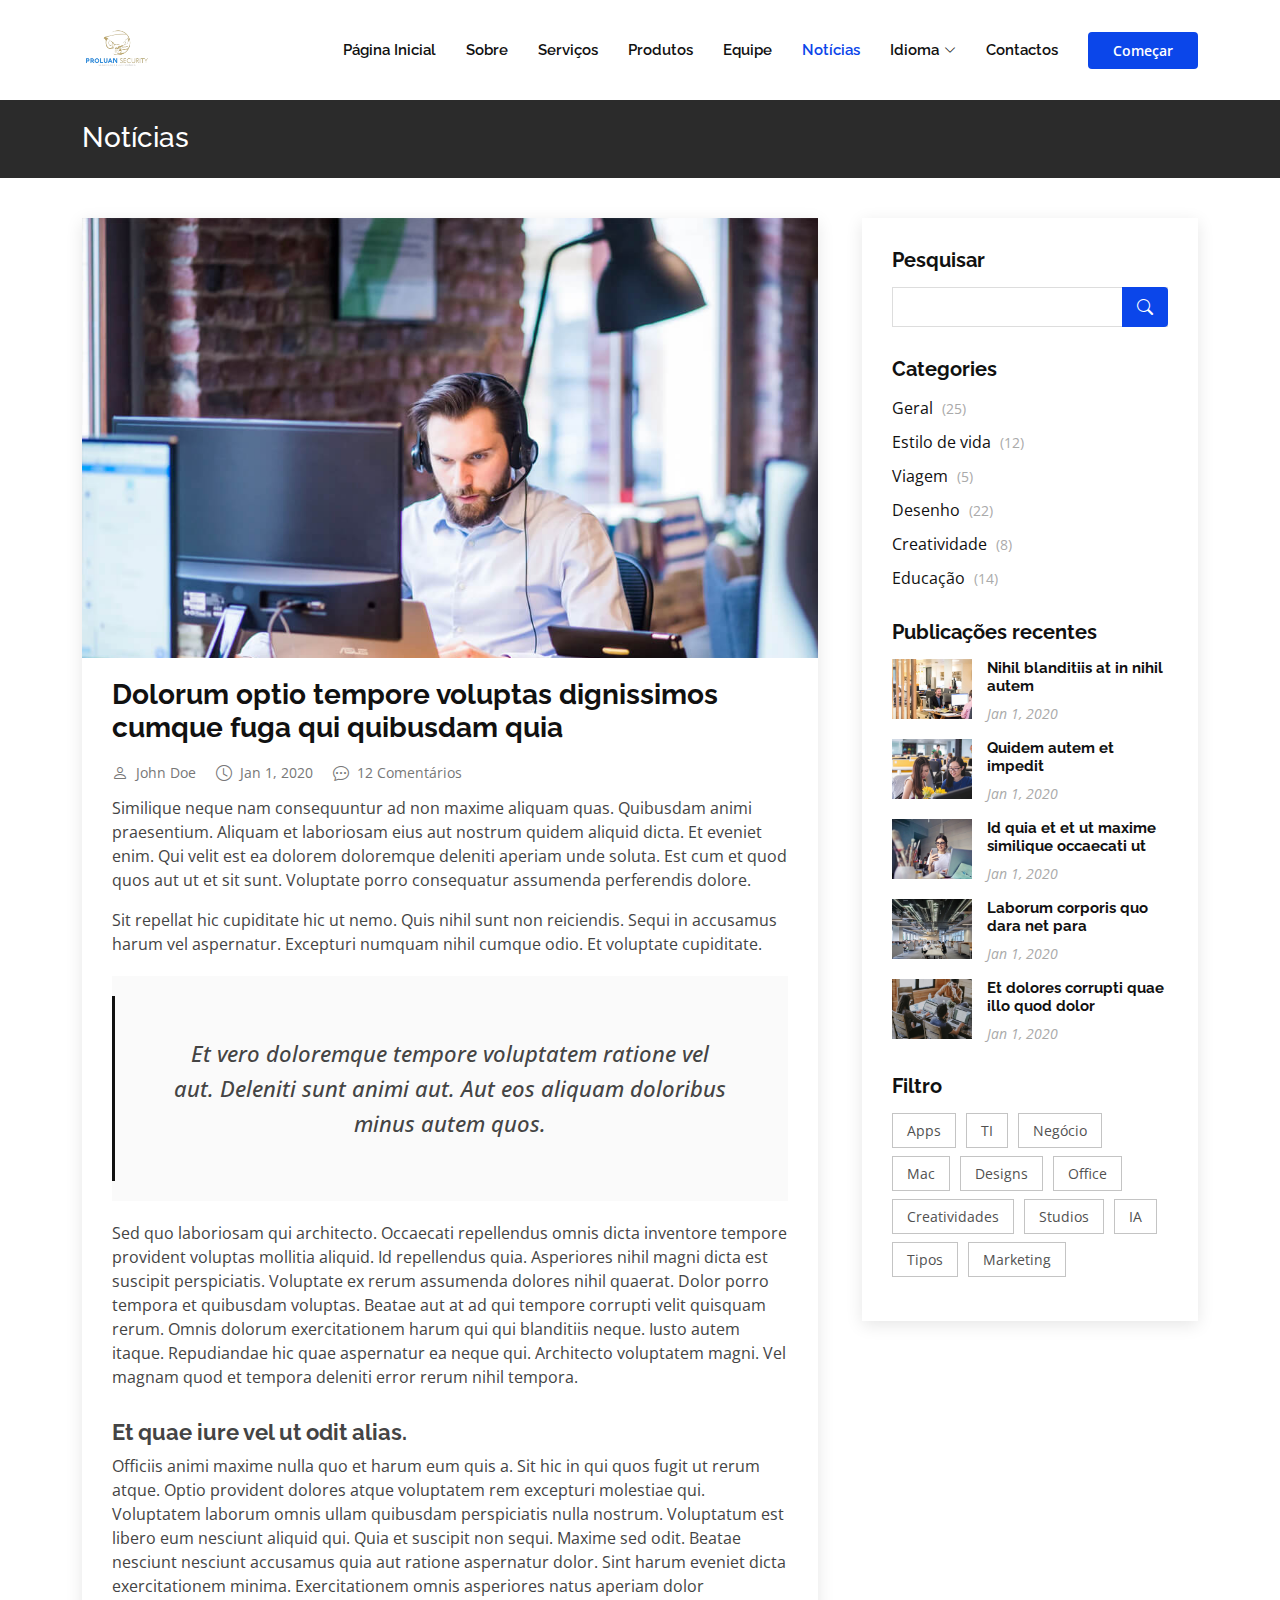
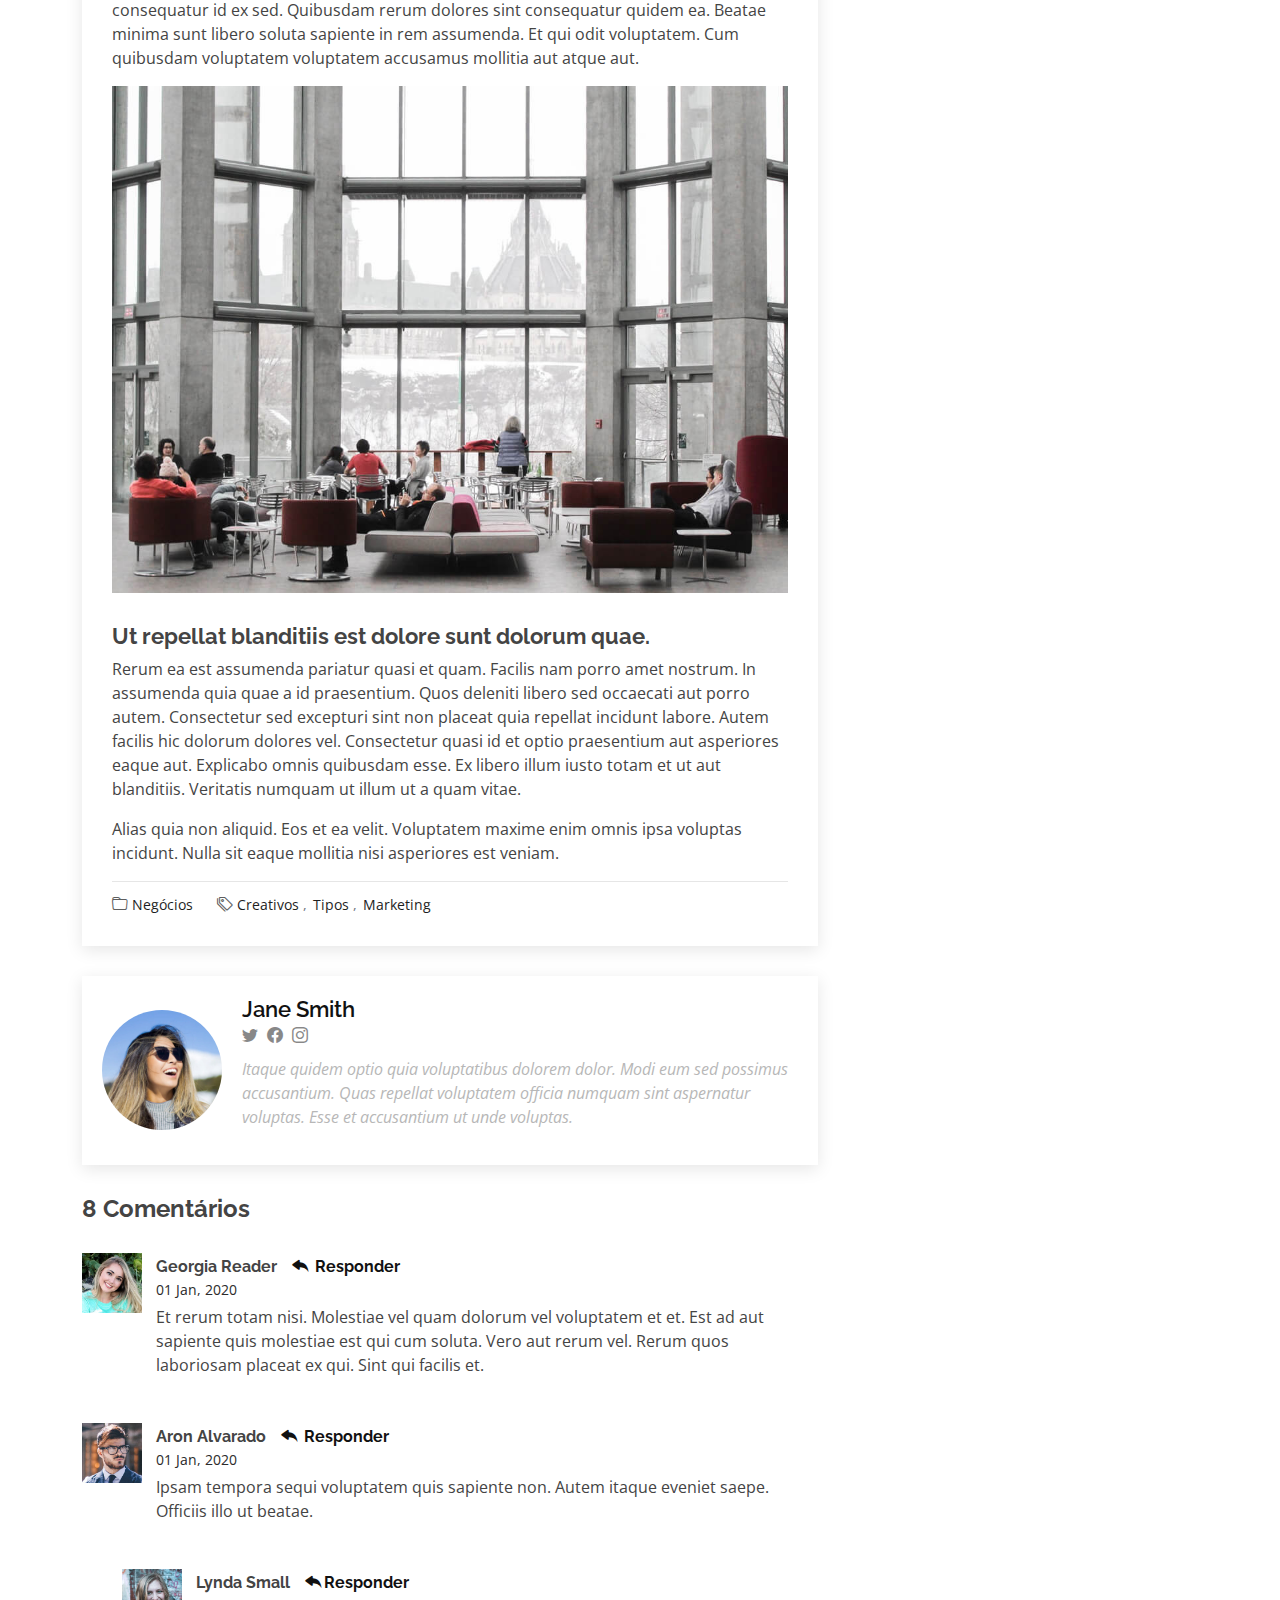
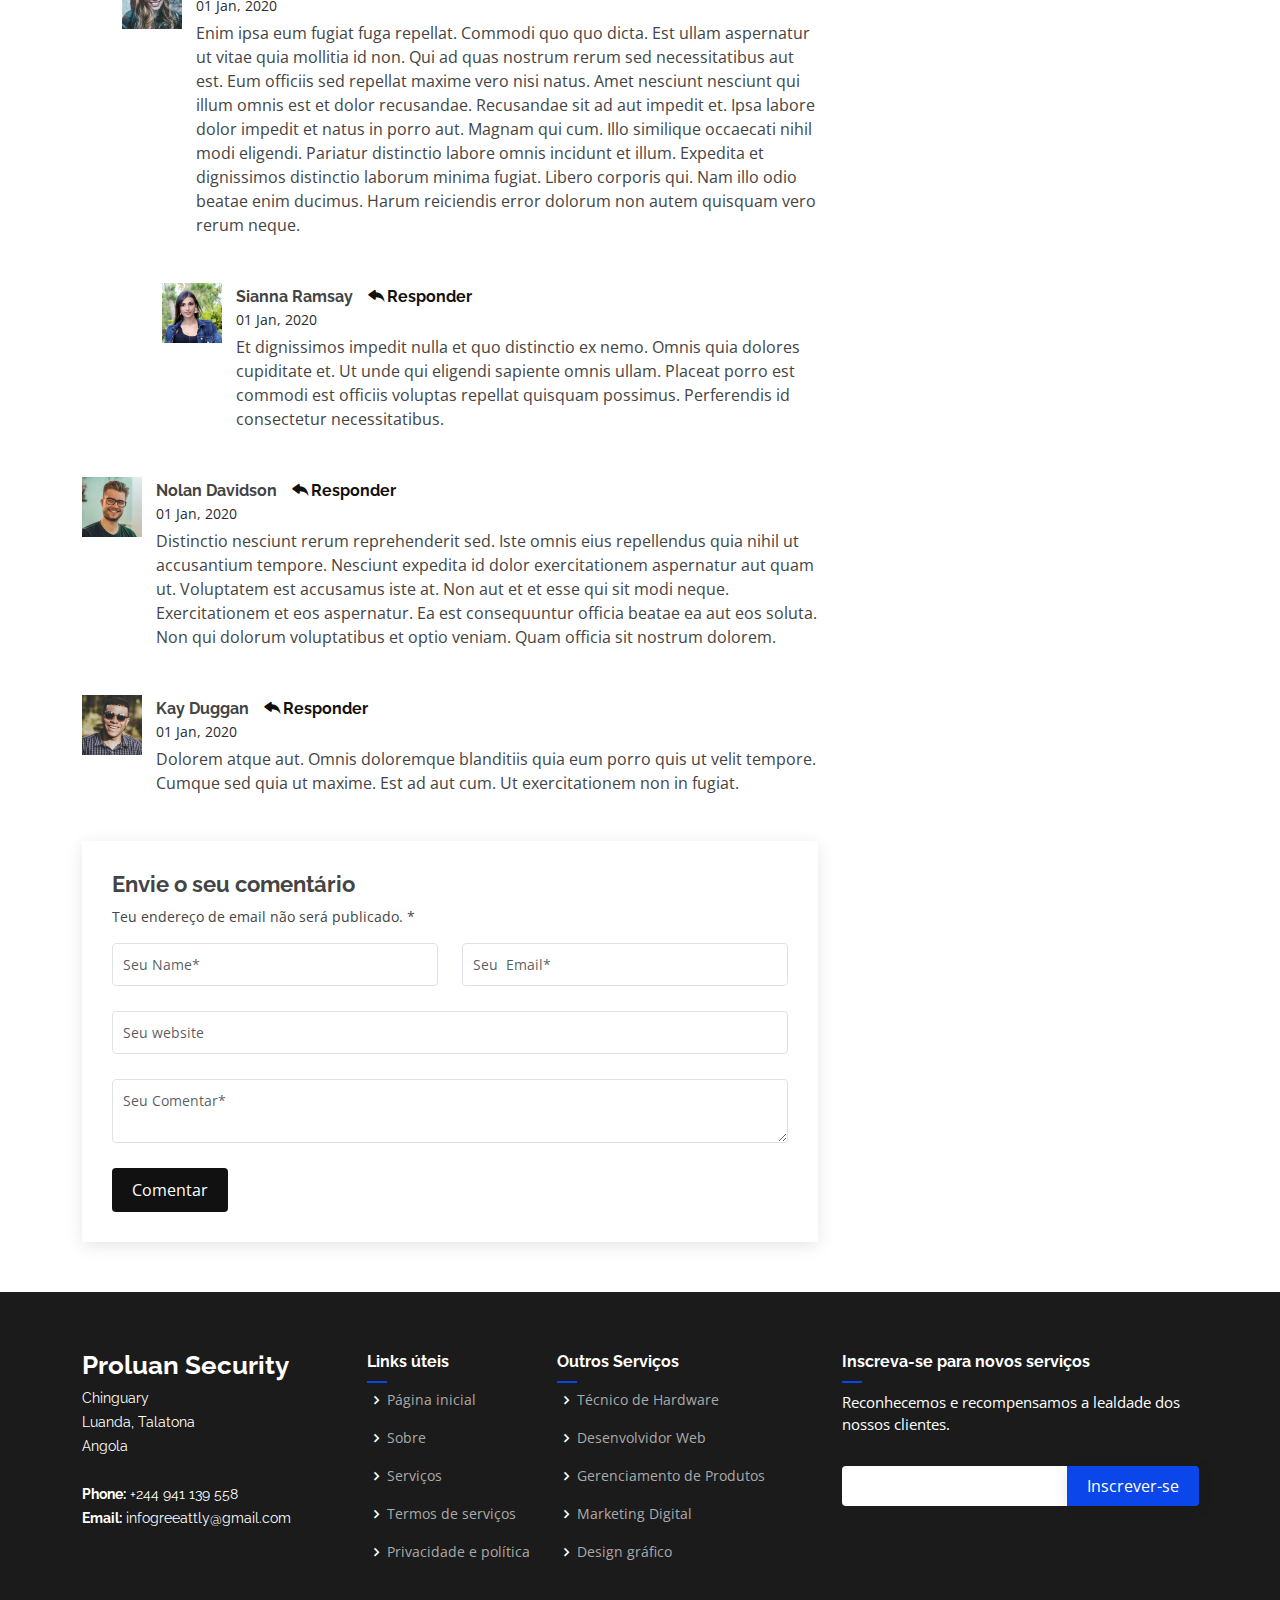
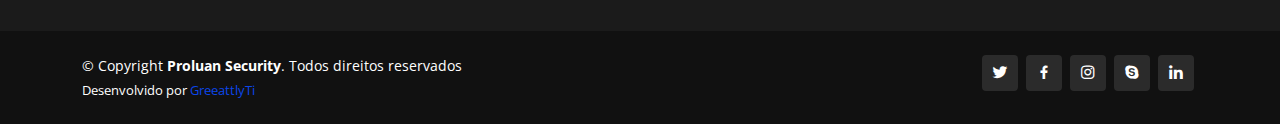
<file: blog-single.html>
<!DOCTYPE html>
<html lang="en">

<head>
  <meta charset="utf-8">
  <meta content="width=device-width, initial-scale=1.0" name="viewport">

  <title>Notícias - Proluan Security</title>
  <meta content="" name="description">
  <meta content="" name="keywords">


  <link href="assets/img/logo.png" rel="icon">
  <link href="assets/img/apple-touch-icon.png" rel="apple-touch-icon">


  <link href="https://fonts.googleapis.com/css?family=Open+Sans:300,300i,400,400i,600,600i,700,700i|Raleway:300,300i,400,400i,500,500i,600,600i,700,700i|Poppins:300,300i,400,400i,500,500i,600,600i,700,700i" rel="stylesheet">


  <link href="assets/vendor/aos/aos.css" rel="stylesheet">
  <link href="assets/vendor/bootstrap/css/bootstrap.min.css" rel="stylesheet">
  <link href="assets/vendor/bootstrap-icons/bootstrap-icons.css" rel="stylesheet">
  <link href="assets/vendor/boxicons/css/boxicons.min.css" rel="stylesheet">
  <link href="assets/vendor/glightbox/css/glightbox.min.css" rel="stylesheet">
  <link href="assets/vendor/remixicon/remixicon.css" rel="stylesheet">
  <link href="assets/vendor/swiper/swiper-bundle.min.css" rel="stylesheet">


  <link href="assets/css/style.css" rel="stylesheet">

</head>

<body>

  <header id="header" class="fixed-top d-flex align-items-center">
    <div class="container d-flex align-items-center">
      <h1 class="logo me-auto"><a href="index.html"><img src="assets/img/logo.png" alt=""></a></h1>
      <nav id="navbar" class="navbar order-last order-lg-0">
        <ul>
          <li><a class="nav-link scrollto " href="#hero">Página Inicial</a></li>
          <li><a class="nav-link scrollto" href="#about">Sobre</a></li>
          <li><a class="nav-link scrollto" href="#services">Serviços</a></li>
          <li><a class="nav-link scrollto " href="#portfolio">Produtos</a></li>
          <li><a class="nav-link scrollto" href="#team">Equipe</a></li>
          <li><a href="blog.html" class="active">Notícias</a></li>
          <li class="dropdown"><a href="#"><span>Idioma</span> <i class="bi bi-chevron-down"></i></a>
            <ul>
              <li><a href="#">Pt</a></li>
              <li><a href="#">En</a></li>
              <li><a href="#">Es</a></li>
              <li><a href="#">Zn</a></li>
            </ul>
          </li>
          <li><a class="nav-link scrollto" href="#contact">Contactos</a></li>
        </ul>
        <i class="bi bi-list mobile-nav-toggle"></i>
      </nav><!-- .navbar -->

      <a href="#about" class="get-started-btn scrollto">Começar</a>
    </div>
  </header>
  <main id="main">

    
    <section class="breadcrumbs">
      <div class="container">
         <br>
        <h2>Notícias</h2>

      </div>
    </section><!-- End Breadcrumbs -->

    <!-- ======= Blog Single Section ======= -->
    <section id="blog" class="blog">
      <div class="container" data-aos="fade-up">

        <div class="row">

          <div class="col-lg-8 entries">

            <article class="entry entry-single">

              <div class="entry-img">
                <img src="assets/img/blog/blog-1.jpg" alt="" class="img-fluid">
              </div>

              <h2 class="entry-title">
                <a href="blog-single.html">Dolorum optio tempore voluptas dignissimos cumque fuga qui quibusdam quia</a>
              </h2>

              <div class="entry-meta">
                <ul>
                  <li class="d-flex align-items-center"><i class="bi bi-person"></i> <a href="blog-single.html">John Doe</a></li>
                  <li class="d-flex align-items-center"><i class="bi bi-clock"></i> <a href="blog-single.html"><time datetime="2020-01-01">Jan 1, 2020</time></a></li>
                  <li class="d-flex align-items-center"><i class="bi bi-chat-dots"></i> <a href="blog-single.html">12 Comentários</a></li>
                </ul>
              </div>

              <div class="entry-content">
                <p>
                  Similique neque nam consequuntur ad non maxime aliquam quas. Quibusdam animi praesentium. Aliquam et laboriosam eius aut nostrum quidem aliquid dicta.
                  Et eveniet enim. Qui velit est ea dolorem doloremque deleniti aperiam unde soluta. Est cum et quod quos aut ut et sit sunt. Voluptate porro consequatur assumenda perferendis dolore.
                </p>

                <p>
                  Sit repellat hic cupiditate hic ut nemo. Quis nihil sunt non reiciendis. Sequi in accusamus harum vel aspernatur. Excepturi numquam nihil cumque odio. Et voluptate cupiditate.
                </p>

                <blockquote>
                  <p>
                    Et vero doloremque tempore voluptatem ratione vel aut. Deleniti sunt animi aut. Aut eos aliquam doloribus minus autem quos.
                  </p>
                </blockquote>

                <p>
                  Sed quo laboriosam qui architecto. Occaecati repellendus omnis dicta inventore tempore provident voluptas mollitia aliquid. Id repellendus quia. Asperiores nihil magni dicta est suscipit perspiciatis. Voluptate ex rerum assumenda dolores nihil quaerat.
                  Dolor porro tempora et quibusdam voluptas. Beatae aut at ad qui tempore corrupti velit quisquam rerum. Omnis dolorum exercitationem harum qui qui blanditiis neque.
                  Iusto autem itaque. Repudiandae hic quae aspernatur ea neque qui. Architecto voluptatem magni. Vel magnam quod et tempora deleniti error rerum nihil tempora.
                </p>

                <h3>Et quae iure vel ut odit alias.</h3>
                <p>
                  Officiis animi maxime nulla quo et harum eum quis a. Sit hic in qui quos fugit ut rerum atque. Optio provident dolores atque voluptatem rem excepturi molestiae qui. Voluptatem laborum omnis ullam quibusdam perspiciatis nulla nostrum. Voluptatum est libero eum nesciunt aliquid qui.
                  Quia et suscipit non sequi. Maxime sed odit. Beatae nesciunt nesciunt accusamus quia aut ratione aspernatur dolor. Sint harum eveniet dicta exercitationem minima. Exercitationem omnis asperiores natus aperiam dolor consequatur id ex sed. Quibusdam rerum dolores sint consequatur quidem ea.
                  Beatae minima sunt libero soluta sapiente in rem assumenda. Et qui odit voluptatem. Cum quibusdam voluptatem voluptatem accusamus mollitia aut atque aut.
                </p>
                <img src="assets/img/blog/blog-inside-post.jpg" class="img-fluid" alt="">

                <h3>Ut repellat blanditiis est dolore sunt dolorum quae.</h3>
                <p>
                  Rerum ea est assumenda pariatur quasi et quam. Facilis nam porro amet nostrum. In assumenda quia quae a id praesentium. Quos deleniti libero sed occaecati aut porro autem. Consectetur sed excepturi sint non placeat quia repellat incidunt labore. Autem facilis hic dolorum dolores vel.
                  Consectetur quasi id et optio praesentium aut asperiores eaque aut. Explicabo omnis quibusdam esse. Ex libero illum iusto totam et ut aut blanditiis. Veritatis numquam ut illum ut a quam vitae.
                </p>
                <p>
                  Alias quia non aliquid. Eos et ea velit. Voluptatem maxime enim omnis ipsa voluptas incidunt. Nulla sit eaque mollitia nisi asperiores est veniam.
                </p>

              </div>

              <div class="entry-footer">
                <i class="bi bi-folder"></i>
                <ul class="cats">
                  <li><a href="#">Negócios</a></li>
                </ul>

                <i class="bi bi-tags"></i>
                <ul class="tags">
                  <li><a href="#">Creativos</a></li>
                  <li><a href="#">Tipos</a></li>
                  <li><a href="#">Marketing</a></li>
                </ul>
              </div>

            </article>

            <div class="blog-author d-flex align-items-center">
              <img src="assets/img/blog/blog-author.jpg" class="rounded-circle float-left" alt="">
              <div>
                <h4>Jane Smith</h4>
                <div class="social-links">
                  <a href="https://twitters.com/#"><i class="bi bi-twitter"></i></a>
                  <a href="https://facebook.com/#"><i class="bi bi-facebook"></i></a>
                  <a href="https://instagram.com/#"><i class="biu bi-instagram"></i></a>
                </div>
                <p>
                  Itaque quidem optio quia voluptatibus dolorem dolor. Modi eum sed possimus accusantium. Quas repellat voluptatem officia numquam sint aspernatur voluptas. Esse et accusantium ut unde voluptas.
                </p>
              </div>
            </div><!-- End blog author bio -->

            <div class="blog-comments">

              <h4 class="comments-count">8 Comentários</h4>

              <div id="comment-1" class="comment">
                <div class="d-flex">
                  <div class="comment-img"><img src="assets/img/blog/comments-1.jpg" alt=""></div>
                  <div>
                    <h5><a href="">Georgia Reader</a> <a href="#" class="reply"><i class="bi bi-reply-fill"></i> Responder</a></h5>
                    <time datetime="2020-01-01">01 Jan, 2020</time>
                    <p>
                      Et rerum totam nisi. Molestiae vel quam dolorum vel voluptatem et et. Est ad aut sapiente quis molestiae est qui cum soluta.
                      Vero aut rerum vel. Rerum quos laboriosam placeat ex qui. Sint qui facilis et.
                    </p>
                  </div>
                </div>
              </div>

              <div id="comment-2" class="comment">
                <div class="d-flex">
                  <div class="comment-img"><img src="assets/img/blog/comments-2.jpg" alt=""></div>
                  <div>
                    <h5><a href="">Aron Alvarado</a> <a href="#" class="reply"><i class="bi bi-reply-fill"></i> Responder</a></h5>
                    <time datetime="2020-01-01">01 Jan, 2020</time>
                    <p>
                      Ipsam tempora sequi voluptatem quis sapiente non. Autem itaque eveniet saepe. Officiis illo ut beatae.
                    </p>
                  </div>
                </div>

                <div id="comment-reply-1" class="comment comment-reply">
                  <div class="d-flex">
                    <div class="comment-img"><img src="assets/img/blog/comments-3.jpg" alt=""></div>
                    <div>
                      <h5><a href="">Lynda Small</a> <a href="#" class="reply"><i class="bi bi-reply-fill"></i>Responder</a></h5>
                      <time datetime="2020-01-01">01 Jan, 2020</time>
                      <p>
                        Enim ipsa eum fugiat fuga repellat. Commodi quo quo dicta. Est ullam aspernatur ut vitae quia mollitia id non. Qui ad quas nostrum rerum sed necessitatibus aut est. Eum officiis sed repellat maxime vero nisi natus. Amet nesciunt nesciunt qui illum omnis est et dolor recusandae.

                        Recusandae sit ad aut impedit et. Ipsa labore dolor impedit et natus in porro aut. Magnam qui cum. Illo similique occaecati nihil modi eligendi. Pariatur distinctio labore omnis incidunt et illum. Expedita et dignissimos distinctio laborum minima fugiat.

                        Libero corporis qui. Nam illo odio beatae enim ducimus. Harum reiciendis error dolorum non autem quisquam vero rerum neque.
                      </p>
                    </div>
                  </div>

                  <div id="comment-reply-2" class="comment comment-reply">
                    <div class="d-flex">
                      <div class="comment-img"><img src="assets/img/blog/comments-4.jpg" alt=""></div>
                      <div>
                        <h5><a href="">Sianna Ramsay</a> <a href="#" class="reply"><i class="bi bi-reply-fill"></i>Responder</a></h5>
                        <time datetime="2020-01-01">01 Jan, 2020</time>
                        <p>
                          Et dignissimos impedit nulla et quo distinctio ex nemo. Omnis quia dolores cupiditate et. Ut unde qui eligendi sapiente omnis ullam. Placeat porro est commodi est officiis voluptas repellat quisquam possimus. Perferendis id consectetur necessitatibus.
                        </p>
                      </div>
                    </div>

                  </div>


                </div>

              </div>

              <div id="comment-3" class="comment">
                <div class="d-flex">
                  <div class="comment-img"><img src="assets/img/blog/comments-5.jpg" alt=""></div>
                  <div>
                    <h5><a href="">Nolan Davidson</a> <a href="#" class="reply"><i class="bi bi-reply-fill"></i>Responder</a></h5>
                    <time datetime="2020-01-01">01 Jan, 2020</time>
                    <p>
                      Distinctio nesciunt rerum reprehenderit sed. Iste omnis eius repellendus quia nihil ut accusantium tempore. Nesciunt expedita id dolor exercitationem aspernatur aut quam ut. Voluptatem est accusamus iste at.
                      Non aut et et esse qui sit modi neque. Exercitationem et eos aspernatur. Ea est consequuntur officia beatae ea aut eos soluta. Non qui dolorum voluptatibus et optio veniam. Quam officia sit nostrum dolorem.
                    </p>
                  </div>
                </div>

              </div><!-- End comment #3 -->

              <div id="comment-4" class="comment">
                <div class="d-flex">
                  <div class="comment-img"><img src="assets/img/blog/comments-6.jpg" alt=""></div>
                  <div>
                    <h5><a href="">Kay Duggan</a> <a href="#" class="reply"><i class="bi bi-reply-fill"></i>Responder</a></h5>
                    <time datetime="2020-01-01">01 Jan, 2020</time>
                    <p>
                      Dolorem atque aut. Omnis doloremque blanditiis quia eum porro quis ut velit tempore. Cumque sed quia ut maxime. Est ad aut cum. Ut exercitationem non in fugiat.
                    </p>
                  </div>
                </div>

              </div>

              <div class="reply-form">
                <h4>Envie o seu comentário</h4>
                <p>Teu endereço de email não será publicado.  * </p>
                <form action="">
                  <div class="row">
                    <div class="col-md-6 form-group">
                      <input name="name" type="text" class="form-control" placeholder="Seu Name*">
                    </div>
                    <div class="col-md-6 form-group">
                      <input name="email" type="text" class="form-control" placeholder="Seu  Email*">
                    </div>
                  </div>
                  <div class="row">
                    <div class="col form-group">
                      <input name="website" type="text" class="form-control" placeholder="Seu website">
                    </div>
                  </div>
                  <div class="row">
                    <div class="col form-group">
                      <textarea name="comment" class="form-control" placeholder="Seu Comentar*"></textarea>
                    </div>
                  </div>
                  <button type="submit" class="btn btn-primary">Comentar</button>

                </form>

              </div>

            </div>

          </div>

         
          <div class="col-lg-4">

            <div class="sidebar">

              <h3 class="sidebar-title">Pesquisar</h3>
              <div class="sidebar-item search-form">
                <form action="">
                  <input type="text">
                  <button type="submit"><i class="bi bi-search"></i></button>
                </form>
              </div>

              <h3 class="sidebar-title">Categories</h3>
              <div class="sidebar-item categories">
                <ul>
                  <li><a href="#">Geral <span>(25)</span></a></li>
                  <li><a href="#">Estilo de vida <span>(12)</span></a></li>
                  <li><a href="#">Viagem <span>(5)</span></a></li>
                  <li><a href="#">Desenho <span>(22)</span></a></li>
                  <li><a href="#">Creatividade <span>(8)</span></a></li>
                  <li><a href="#">Educação <span>(14)</span></a></li>
                </ul>
              </div>
              

              <h3 class="sidebar-title">Publicações recentes</h3>
              <div class="sidebar-item recent-posts">
                <div class="post-item clearfix">
                  <img src="assets/img/blog/blog-recent-1.jpg" alt="">
                  <h4><a href="blog-single.html">Nihil blanditiis at in nihil autem</a></h4>
                  <time datetime="2020-01-01">Jan 1, 2020</time>
                </div>

                <div class="post-item clearfix">
                  <img src="assets/img/blog/blog-recent-2.jpg" alt="">
                  <h4><a href="blog-single.html">Quidem autem et impedit</a></h4>
                  <time datetime="2020-01-01">Jan 1, 2020</time>
                </div>

                <div class="post-item clearfix">
                  <img src="assets/img/blog/blog-recent-3.jpg" alt="">
                  <h4><a href="blog-single.html">Id quia et et ut maxime similique occaecati ut</a></h4>
                  <time datetime="2020-01-01">Jan 1, 2020</time>
                </div>

                <div class="post-item clearfix">
                  <img src="assets/img/blog/blog-recent-4.jpg" alt="">
                  <h4><a href="blog-single.html">Laborum corporis quo dara net para</a></h4>
                  <time datetime="2020-01-01">Jan 1, 2020</time>
                </div>

                <div class="post-item clearfix">
                  <img src="assets/img/blog/blog-recent-5.jpg" alt="">
                  <h4><a href="blog-single.html">Et dolores corrupti quae illo quod dolor</a></h4>
                  <time datetime="2020-01-01">Jan 1, 2020</time>
                </div>

              </div>

              <h3 class="sidebar-title">Filtro</h3>
              <div class="sidebar-item tags">
                <ul>
                  <li><a href="#">Apps</a></li>
                  <li><a href="#">TI</a></li>
                  <li><a href="#">Negócio</a></li>
                  <li><a href="#">Mac</a></li>
                  <li><a href="#">Designs</a></li>
                  <li><a href="#">Office</a></li>
                  <li><a href="#">Creatividades</a></li>
                  <li><a href="#">Studios</a></li>
                  <li><a href="#">IA</a></li>
                  <li><a href="#">Tipos</a></li>
                  <li><a href="#">Marketing</a></li>
                </ul>
              </div>

            </div>

          </div>
        </div>

      </div>
    </section>

  </main>


  
  <footer id="footer">

    <div class="footer-top">
      <div class="container">
        <div class="row">

          <div class="col-lg-3 col-md-6 footer-contact">
            <h3>Proluan Security</h3>
            <p>
              Chinguary <br>
              Luanda, Talatona<br>
              Angola<br><br>
              <strong>Phone:</strong> +244 941 139 558<br>
              <strong>Email:</strong> infogreeattly@gmail.com<br>
            </p>
          </div>

          <div class="col-lg-2 col-md-6 footer-links">
            <h4>Links úteis</h4>
            <ul>
              <li><i class="bx bx-chevron-right"></i> <a href="#">Página inicial</a></li>
              <li><i class="bx bx-chevron-right"></i> <a href="#">Sobre</a></li>
              <li><i class="bx bx-chevron-right"></i> <a href="#">Serviços</a></li>
              <li><i class="bx bx-chevron-right"></i> <a href="#">Termos de serviços</a></li>
              <li><i class="bx bx-chevron-right"></i> <a href="#">Privacidade e política</a></li>
            </ul>
          </div>

          <div class="col-lg-3 col-md-6 footer-links">
            <h4>Outros Serviços</h4>
            <ul>
              <li><i class="bx bx-chevron-right"></i> <a href="#">Técnico de Hardware</a></li>
              <li><i class="bx bx-chevron-right"></i> <a href="#">Desenvolvidor Web</a></li>
              <li><i class="bx bx-chevron-right"></i> <a href="#">Gerenciamento de Produtos</a></li>
              <li><i class="bx bx-chevron-right"></i> <a href="#">Marketing Digital</a></li>
              <li><i class="bx bx-chevron-right"></i> <a href="#">Design gráfico</a></li>
            </ul>
          </div>

          <div class="col-lg-4 col-md-6 footer-newsletter">
            <h4>Inscreva-se para novos serviços</h4>
            <p>Reconhecemos e recompensamos a lealdade dos nossos clientes.</p>
            <form action="" method="post">
              <input type="email" name="email"><input type="submit" value="Inscrever-se">
            </form>
          </div>

        </div>
      </div>
    </div>

    <div class="container d-md-flex py-4">

      <div class="me-md-auto text-center text-md-start">
        <div class="copyright">
          &copy; Copyright <strong><span>Proluan Security</span></strong>. Todos direitos reservados
        </div>
        <div class="credits">
          Desenvolvido por <a href="#">GreeattlyTi</a>
        </div>
      </div>
      <div class="social-links text-center text-md-end pt-3 pt-md-0">
        <a href="#" class="twitter"><i class="bx bxl-twitter"></i></a>
        <a href="#" class="facebook"><i class="bx bxl-facebook"></i></a>
        <a href="#" class="instagram"><i class="bx bxl-instagram"></i></a>
        <a href="#" class="google-plus"><i class="bx bxl-skype"></i></a>
        <a href="#" class="linkedin"><i class="bx bxl-linkedin"></i></a>
      </div>
    </div>
  </footer>

  <a href="#" class="back-to-top d-flex align-items-center justify-content-center"><i class="bi bi-arrow-up-short"></i></a>


  <script src="assets/vendor/purecounter/purecounter_vanilla.js"></script>
  <script src="assets/vendor/aos/aos.js"></script>
  <script src="assets/vendor/bootstrap/js/bootstrap.bundle.min.js"></script>
  <script src="assets/vendor/glightbox/js/glightbox.min.js"></script>
  <script src="assets/vendor/isotope-layout/isotope.pkgd.min.js"></script>
  <script src="assets/vendor/swiper/swiper-bundle.min.js"></script>
  <script src="assets/vendor/php-email-form/validate.js"></script>


  <script src="assets/js/main.js"></script>

</body>

</html>
</file>
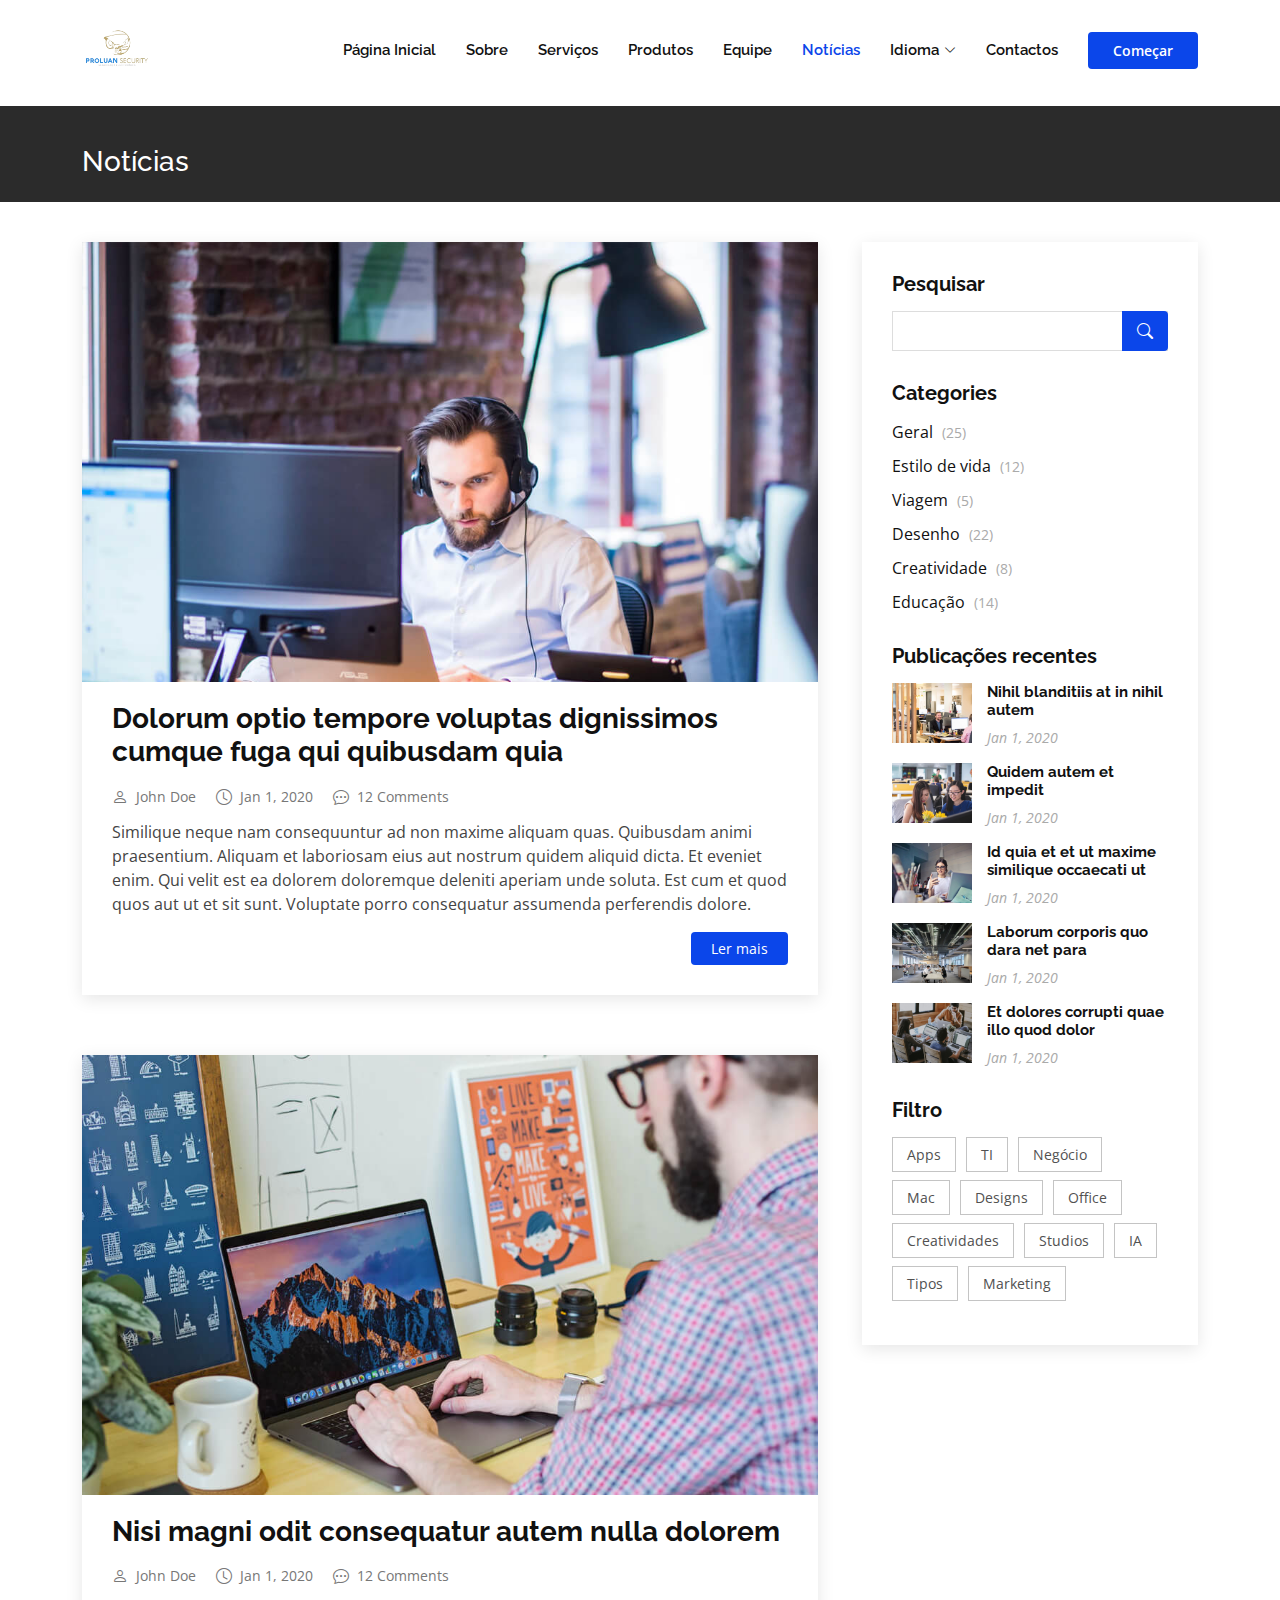
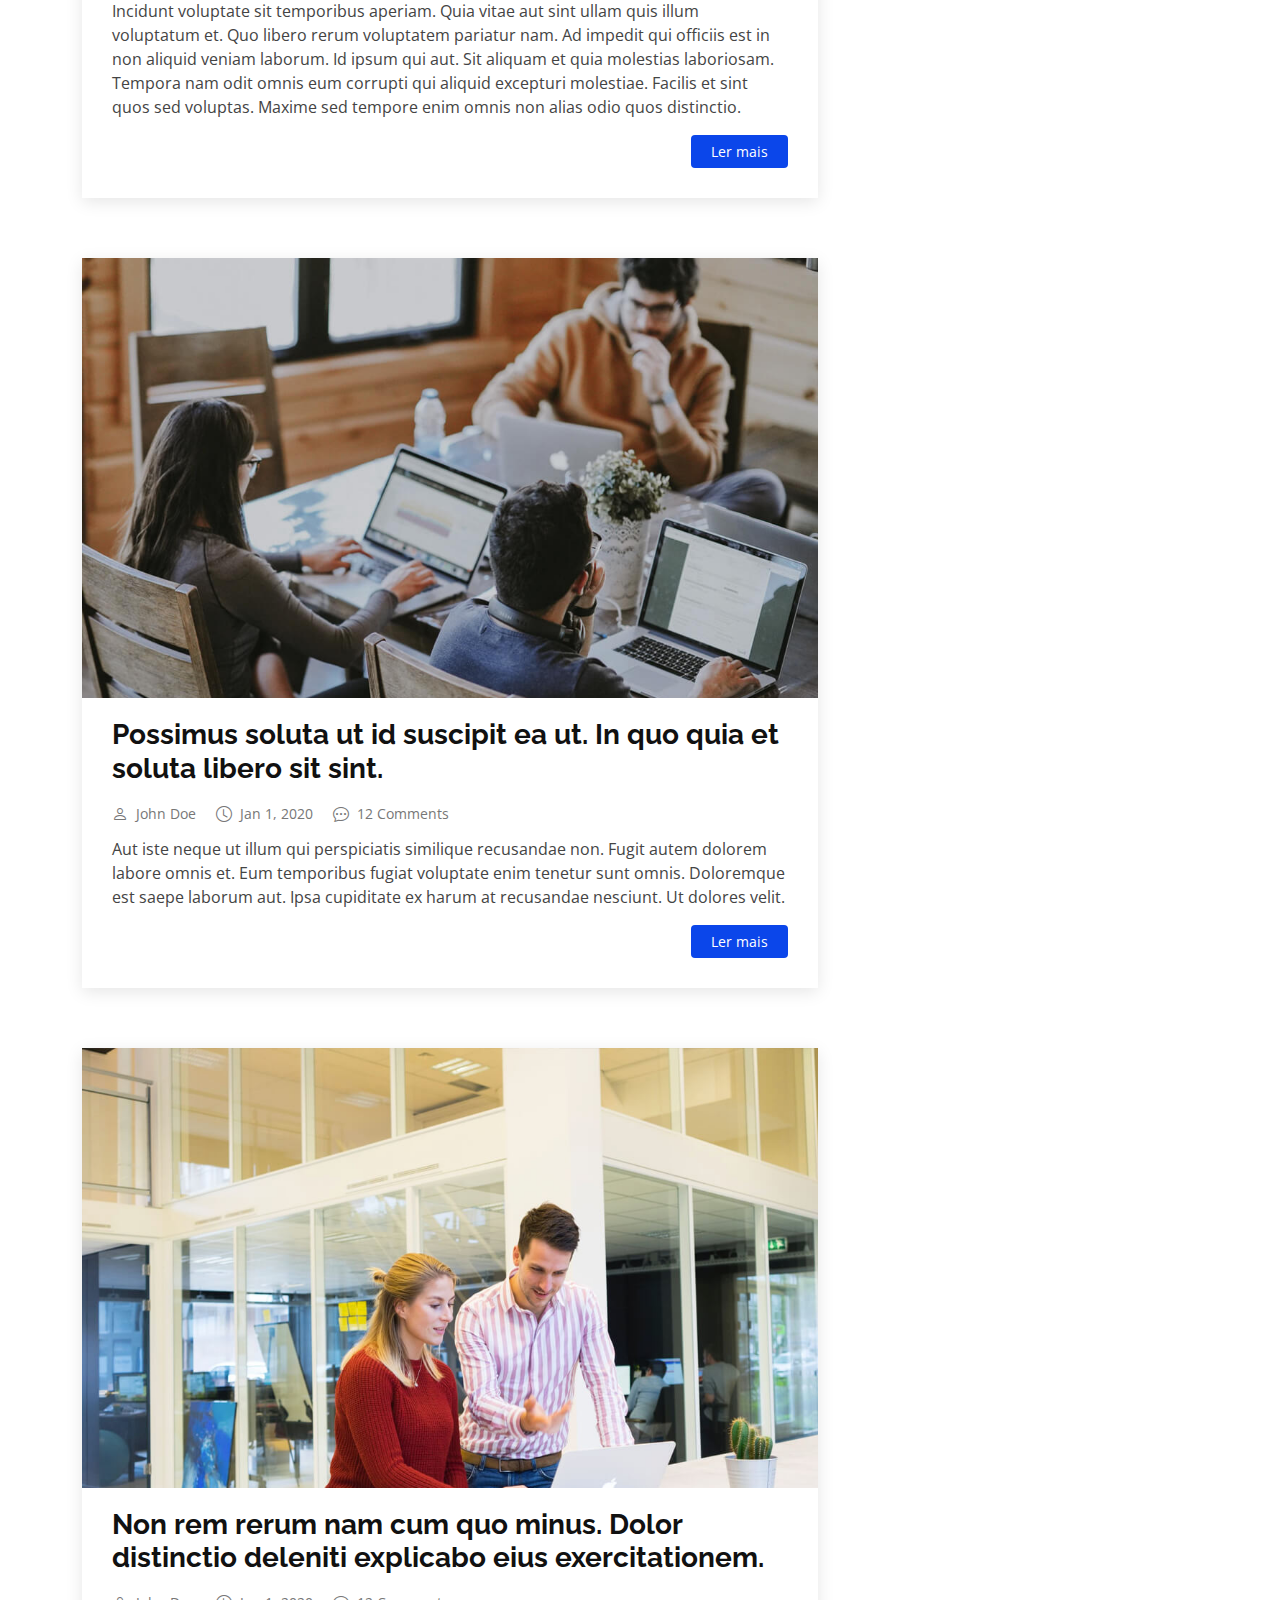
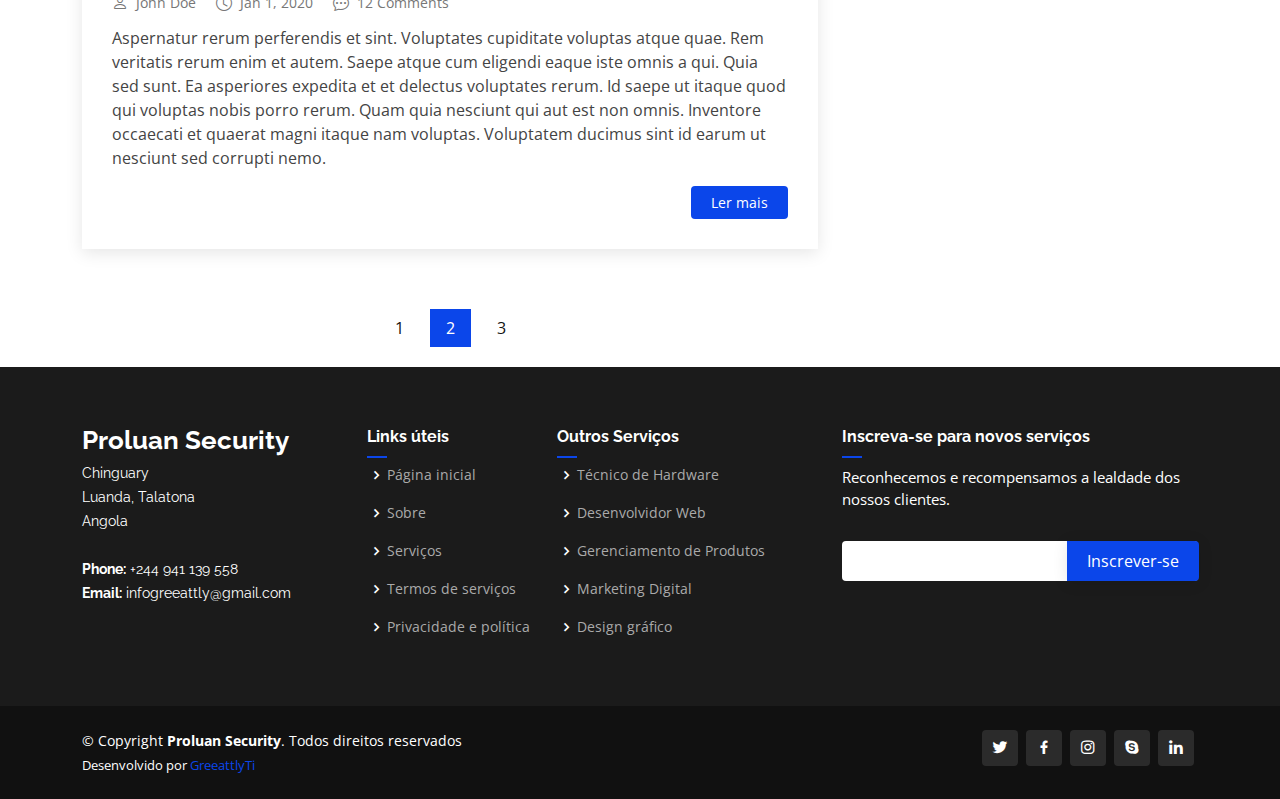
<file: blog.html>
<!DOCTYPE html>
<html lang="en">

<head>
  <meta charset="utf-8">
  <meta content="width=device-width, initial-scale=1.0" name="viewport">

  <title>Notícias - Proluan Security</title>
  <meta content="" name="description">
  <meta content="" name="keywords">


  <link href="assets/img/logo.png" rel="icon">
  <link href="assets/img/apple-touch-icon.png" rel="apple-touch-icon">


  <link href="https://fonts.googleapis.com/css?family=Open+Sans:300,300i,400,400i,600,600i,700,700i|Raleway:300,300i,400,400i,500,500i,600,600i,700,700i|Poppins:300,300i,400,400i,500,500i,600,600i,700,700i" rel="stylesheet">


  <link href="assets/vendor/aos/aos.css" rel="stylesheet">
  <link href="assets/vendor/bootstrap/css/bootstrap.min.css" rel="stylesheet">
  <link href="assets/vendor/bootstrap-icons/bootstrap-icons.css" rel="stylesheet">
  <link href="assets/vendor/boxicons/css/boxicons.min.css" rel="stylesheet">
  <link href="assets/vendor/glightbox/css/glightbox.min.css" rel="stylesheet">
  <link href="assets/vendor/remixicon/remixicon.css" rel="stylesheet">
  <link href="assets/vendor/swiper/swiper-bundle.min.css" rel="stylesheet">


  <link href="assets/css/style.css" rel="stylesheet">

</head>

<body>

  <header id="header" class="fixed-top d-flex align-items-center">
    <div class="container d-flex align-items-center">
      <h1 class="logo me-auto"><a href="index.html"><img src="assets/img/logo.png" alt=""></a></h1>
      <nav id="navbar" class="navbar order-last order-lg-0">
        <ul>
          <li><a class="nav-link scrollto " href="#hero">Página Inicial</a></li>
          <li><a class="nav-link scrollto" href="#about">Sobre</a></li>
          <li><a class="nav-link scrollto" href="#services">Serviços</a></li>
          <li><a class="nav-link scrollto " href="#portfolio">Produtos</a></li>
          <li><a class="nav-link scrollto" href="#team">Equipe</a></li>
          <li><a href="blog.html" class="active">Notícias</a></li>
          <li class="dropdown"><a href="#"><span>Idioma</span> <i class="bi bi-chevron-down"></i></a>
            <ul>
              <li><a href="#">Pt</a></li>
              <li><a href="#">En</a></li>
              <li><a href="#">Es</a></li>
              <li><a href="#">Zn</a></li>
            </ul>
          </li>
          <li><a class="nav-link scrollto" href="#contact">Contactos</a></li>
        </ul>
        <i class="bi bi-list mobile-nav-toggle"></i>
      </nav><!-- .navbar -->

      <a href="#about" class="get-started-btn scrollto">Começar</a>
    </div>
  </header>
  <main id="main">

  >
    <section class="breadcrumbs">
      <div class="container">
        <br>
        <h2>Notícias</h2>

      </div>
    </section>

    <section id="blog" class="blog">
      <div class="container" data-aos="fade-up">

        <div class="row">

          <div class="col-lg-8 entries">

            <article class="entry">

              <div class="entry-img">
                <img src="assets/img/blog/blog-1.jpg" alt="" class="img-fluid">
              </div>

              <h2 class="entry-title">
                <a href="blog-single.html">Dolorum optio tempore voluptas dignissimos cumque fuga qui quibusdam quia</a>
              </h2>

              <div class="entry-meta">
                <ul>
                  <li class="d-flex align-items-center"><i class="bi bi-person"></i> <a href="blog-single.html">John Doe</a></li>
                  <li class="d-flex align-items-center"><i class="bi bi-clock"></i> <a href="blog-single.html"><time datetime="2020-01-01">Jan 1, 2020</time></a></li>
                  <li class="d-flex align-items-center"><i class="bi bi-chat-dots"></i> <a href="blog-single.html">12 Comments</a></li>
                </ul>
              </div>

              <div class="entry-content">
                <p>
                  Similique neque nam consequuntur ad non maxime aliquam quas. Quibusdam animi praesentium. Aliquam et laboriosam eius aut nostrum quidem aliquid dicta.
                  Et eveniet enim. Qui velit est ea dolorem doloremque deleniti aperiam unde soluta. Est cum et quod quos aut ut et sit sunt. Voluptate porro consequatur assumenda perferendis dolore.
                </p>
                <div class="read-more">
                  <a href="blog-single.html">Ler mais</a>
                </div>
              </div>

            </article>

            <article class="entry">

              <div class="entry-img">
                <img src="assets/img/blog/blog-2.jpg" alt="" class="img-fluid">
              </div>

              <h2 class="entry-title">
                <a href="blog-single.html">Nisi magni odit consequatur autem nulla dolorem</a>
              </h2>

              <div class="entry-meta">
                <ul>
                  <li class="d-flex align-items-center"><i class="bi bi-person"></i> <a href="blog-single.html">John Doe</a></li>
                  <li class="d-flex align-items-center"><i class="bi bi-clock"></i> <a href="blog-single.html"><time datetime="2020-01-01">Jan 1, 2020</time></a></li>
                  <li class="d-flex align-items-center"><i class="bi bi-chat-dots"></i> <a href="blog-single.html">12 Comments</a></li>
                </ul>
              </div>

              <div class="entry-content">
                <p>
                  Incidunt voluptate sit temporibus aperiam. Quia vitae aut sint ullam quis illum voluptatum et. Quo libero rerum voluptatem pariatur nam.
                  Ad impedit qui officiis est in non aliquid veniam laborum. Id ipsum qui aut. Sit aliquam et quia molestias laboriosam. Tempora nam odit omnis eum corrupti qui aliquid excepturi molestiae. Facilis et sint quos sed voluptas. Maxime sed tempore enim omnis non alias odio quos distinctio.
                </p>
                <div class="read-more">
                  <a href="blog-single.html">Ler mais</a>
                </div>
              </div>

            </article>

            <article class="entry">

              <div class="entry-img">
                <img src="assets/img/blog/blog-3.jpg" alt="" class="img-fluid">
              </div>

              <h2 class="entry-title">
                <a href="blog-single.html">Possimus soluta ut id suscipit ea ut. In quo quia et soluta libero sit sint.</a>
              </h2>

              <div class="entry-meta">
                <ul>
                  <li class="d-flex align-items-center"><i class="bi bi-person"></i> <a href="blog-single.html">John Doe</a></li>
                  <li class="d-flex align-items-center"><i class="bi bi-clock"></i> <a href="blog-single.html"><time datetime="2020-01-01">Jan 1, 2020</time></a></li>
                  <li class="d-flex align-items-center"><i class="bi bi-chat-dots"></i> <a href="blog-single.html">12 Comments</a></li>
                </ul>
              </div>

              <div class="entry-content">
                <p>
                  Aut iste neque ut illum qui perspiciatis similique recusandae non. Fugit autem dolorem labore omnis et. Eum temporibus fugiat voluptate enim tenetur sunt omnis.
                  Doloremque est saepe laborum aut. Ipsa cupiditate ex harum at recusandae nesciunt. Ut dolores velit.
                </p>
                <div class="read-more">
                  <a href="blog-single.html">Ler mais</a>
                </div>
              </div>

            </article>

            <article class="entry">

              <div class="entry-img">
                <img src="assets/img/blog/blog-4.jpg" alt="" class="img-fluid">
              </div>

              <h2 class="entry-title">
                <a href="blog-single.html">Non rem rerum nam cum quo minus. Dolor distinctio deleniti explicabo eius exercitationem.</a>
              </h2>

              <div class="entry-meta">
                <ul>
                  <li class="d-flex align-items-center"><i class="bi bi-person"></i> <a href="blog-single.html">John Doe</a></li>
                  <li class="d-flex align-items-center"><i class="bi bi-clock"></i> <a href="blog-single.html"><time datetime="2020-01-01">Jan 1, 2020</time></a></li>
                  <li class="d-flex align-items-center"><i class="bi bi-chat-dots"></i> <a href="blog-single.html">12 Comments</a></li>
                </ul>
              </div>

              <div class="entry-content">
                <p>
                  Aspernatur rerum perferendis et sint. Voluptates cupiditate voluptas atque quae. Rem veritatis rerum enim et autem. Saepe atque cum eligendi eaque iste omnis a qui.
                  Quia sed sunt. Ea asperiores expedita et et delectus voluptates rerum. Id saepe ut itaque quod qui voluptas nobis porro rerum. Quam quia nesciunt qui aut est non omnis. Inventore occaecati et quaerat magni itaque nam voluptas. Voluptatem ducimus sint id earum ut nesciunt sed corrupti nemo.
                </p>
                <div class="read-more">
                  <a href="blog-single.html">Ler mais</a>
                </div>
              </div>

            </article>

            <div class="blog-pagination">
              <ul class="justify-content-center">
                <li><a href="#">1</a></li>
                <li class="active"><a href="#">2</a></li>
                <li><a href="#">3</a></li>
              </ul>
            </div>

          </div>

          <div class="col-lg-4">

            <div class="sidebar">

              <h3 class="sidebar-title">Pesquisar</h3>
              <div class="sidebar-item search-form">
                <form action="">
                  <input type="text">
                  <button type="submit"><i class="bi bi-search"></i></button>
                </form>
              </div><!-- End sidebar search formn-->

              <h3 class="sidebar-title">Categories</h3>
              <div class="sidebar-item categories">
                <ul>
                  <li><a href="#">Geral <span>(25)</span></a></li>
                  <li><a href="#">Estilo de vida <span>(12)</span></a></li>
                  <li><a href="#">Viagem <span>(5)</span></a></li>
                  <li><a href="#">Desenho <span>(22)</span></a></li>
                  <li><a href="#">Creatividade <span>(8)</span></a></li>
                  <li><a href="#">Educação <span>(14)</span></a></li>
                </ul>
              </div>
              

              <h3 class="sidebar-title">Publicações recentes</h3>
              <div class="sidebar-item recent-posts">
                <div class="post-item clearfix">
                  <img src="assets/img/blog/blog-recent-1.jpg" alt="">
                  <h4><a href="blog-single.html">Nihil blanditiis at in nihil autem</a></h4>
                  <time datetime="2020-01-01">Jan 1, 2020</time>
                </div>

                <div class="post-item clearfix">
                  <img src="assets/img/blog/blog-recent-2.jpg" alt="">
                  <h4><a href="blog-single.html">Quidem autem et impedit</a></h4>
                  <time datetime="2020-01-01">Jan 1, 2020</time>
                </div>

                <div class="post-item clearfix">
                  <img src="assets/img/blog/blog-recent-3.jpg" alt="">
                  <h4><a href="blog-single.html">Id quia et et ut maxime similique occaecati ut</a></h4>
                  <time datetime="2020-01-01">Jan 1, 2020</time>
                </div>

                <div class="post-item clearfix">
                  <img src="assets/img/blog/blog-recent-4.jpg" alt="">
                  <h4><a href="blog-single.html">Laborum corporis quo dara net para</a></h4>
                  <time datetime="2020-01-01">Jan 1, 2020</time>
                </div>

                <div class="post-item clearfix">
                  <img src="assets/img/blog/blog-recent-5.jpg" alt="">
                  <h4><a href="blog-single.html">Et dolores corrupti quae illo quod dolor</a></h4>
                  <time datetime="2020-01-01">Jan 1, 2020</time>
                </div>

              </div>

              <h3 class="sidebar-title">Filtro</h3>
              <div class="sidebar-item tags">
                <ul>
                  <li><a href="#">Apps</a></li>
                  <li><a href="#">TI</a></li>
                  <li><a href="#">Negócio</a></li>
                  <li><a href="#">Mac</a></li>
                  <li><a href="#">Designs</a></li>
                  <li><a href="#">Office</a></li>
                  <li><a href="#">Creatividades</a></li>
                  <li><a href="#">Studios</a></li>
                  <li><a href="#">IA</a></li>
                  <li><a href="#">Tipos</a></li>
                  <li><a href="#">Marketing</a></li>
                </ul>
              </div>

            </div>

          </div>

        </div>

      </div>
    </section>

  </main>

 
  <footer id="footer">

    <div class="footer-top">
      <div class="container">
        <div class="row">

          <div class="col-lg-3 col-md-6 footer-contact">
            <h3>Proluan Security</h3>
            <p>
              Chinguary <br>
              Luanda, Talatona<br>
              Angola<br><br>
              <strong>Phone:</strong> +244 941 139 558<br>
              <strong>Email:</strong> infogreeattly@gmail.com<br>
            </p>
          </div>

          <div class="col-lg-2 col-md-6 footer-links">
            <h4>Links úteis</h4>
            <ul>
              <li><i class="bx bx-chevron-right"></i> <a href="#">Página inicial</a></li>
              <li><i class="bx bx-chevron-right"></i> <a href="#">Sobre</a></li>
              <li><i class="bx bx-chevron-right"></i> <a href="#">Serviços</a></li>
              <li><i class="bx bx-chevron-right"></i> <a href="#">Termos de serviços</a></li>
              <li><i class="bx bx-chevron-right"></i> <a href="#">Privacidade e política</a></li>
            </ul>
          </div>

          <div class="col-lg-3 col-md-6 footer-links">
            <h4>Outros Serviços</h4>
            <ul>
              <li><i class="bx bx-chevron-right"></i> <a href="#">Técnico de Hardware</a></li>
              <li><i class="bx bx-chevron-right"></i> <a href="#">Desenvolvidor Web</a></li>
              <li><i class="bx bx-chevron-right"></i> <a href="#">Gerenciamento de Produtos</a></li>
              <li><i class="bx bx-chevron-right"></i> <a href="#">Marketing Digital</a></li>
              <li><i class="bx bx-chevron-right"></i> <a href="#">Design gráfico</a></li>
            </ul>
          </div>

          <div class="col-lg-4 col-md-6 footer-newsletter">
            <h4>Inscreva-se para novos serviços</h4>
            <p>Reconhecemos e recompensamos a lealdade dos nossos clientes.</p>
            <form action="" method="post">
              <input type="email" name="email"><input type="submit" value="Inscrever-se">
            </form>
          </div>

        </div>
      </div>
    </div>

    <div class="container d-md-flex py-4">

      <div class="me-md-auto text-center text-md-start">
        <div class="copyright">
          &copy; Copyright <strong><span>Proluan Security</span></strong>. Todos direitos reservados
        </div>
        <div class="credits">
          Desenvolvido por <a href="#">GreeattlyTi</a>
        </div>
      </div>
      <div class="social-links text-center text-md-end pt-3 pt-md-0">
        <a href="#" class="twitter"><i class="bx bxl-twitter"></i></a>
        <a href="#" class="facebook"><i class="bx bxl-facebook"></i></a>
        <a href="#" class="instagram"><i class="bx bxl-instagram"></i></a>
        <a href="#" class="google-plus"><i class="bx bxl-skype"></i></a>
        <a href="#" class="linkedin"><i class="bx bxl-linkedin"></i></a>
      </div>
    </div>
  </footer>

  <a href="#" class="back-to-top d-flex align-items-center justify-content-center"><i class="bi bi-arrow-up-short"></i></a>


  <script src="assets/vendor/purecounter/purecounter_vanilla.js"></script>
  <script src="assets/vendor/aos/aos.js"></script>
  <script src="assets/vendor/bootstrap/js/bootstrap.bundle.min.js"></script>
  <script src="assets/vendor/glightbox/js/glightbox.min.js"></script>
  <script src="assets/vendor/isotope-layout/isotope.pkgd.min.js"></script>
  <script src="assets/vendor/swiper/swiper-bundle.min.js"></script>
  <script src="assets/vendor/php-email-form/validate.js"></script>


  <script src="assets/js/main.js"></script>

</body>

</html>
</file>
<file: assets/css/style.css>
body {
  font-family: "Open Sans", sans-serif;
  color: #444444;
}

a {
  color: #0B46EA;
  text-decoration: none;
}

a:hover {
  color: #4270EE;
  text-decoration: none;
}

h1,
h2,
h3,
h4,
h5,
h6 {
  font-family: "Raleway", sans-serif;
}

/*--------------------------------------------------------------
# Back to top button
--------------------------------------------------------------*/
.back-to-top {
  position: fixed;
  visibility: hidden;
  opacity: 0;
  right: 15px;
  bottom: 15px;
  z-index: 996;
  background: #0B46EA;
  width: 40px;
  height: 40px;
  border-radius: 4px;
  transition: all 0.4s;
}

.back-to-top i {
  font-size: 28px;
  color: #fff;
  line-height: 0;
}

.back-to-top:hover {
  background: #4270EE;
  color: #fff;
}

.back-to-top.active {
  visibility: visible;
  opacity: 1;
}

/*--------------------------------------------------------------
# Disable aos animation delay on mobile devices
--------------------------------------------------------------*/
@media screen and (max-width: 768px) {
  [data-aos-delay] {
    transition-delay: 0 !important;
  }
}

/*--------------------------------------------------------------
# Header
--------------------------------------------------------------*/
#header {
  background: #fff;
  transition: all 0.5s;
  z-index: 997;
  padding: 20px 0;
}

#header.header-scrolled {
  padding: 12px 0;
  box-shadow: 0px 2px 15px rgba(0, 0, 0, 0.1);
}

#header .logo {
  font-size: 30px;
  margin: 0;
  padding: 0;
  font-weight: 600;
  font-family: "Poppins", sans-serif;
}

#header .logo a {
  color: #111111;
}


#header .logo img {
  max-height: 60px;
}

/*--------------------------------------------------------------
# Get Startet Button
--------------------------------------------------------------*/
.get-started-btn {
  margin-left: 30px;
  background: #0B46EA;
  color: #fff;
  border-radius: 4px;
  padding: 8px 25px;
  white-space: nowrap;
  transition: 0.3s;
  font-size: 14px;
  font-weight: 600;
  display: inline-block;
}

.get-started-btn:hover {
  background: #111111;
  color: #fff;
}

@media (max-width: 992px) {
  .get-started-btn {
    margin: 0 15px 0 0;
    padding: 6px 18px;
  }
}

/*--------------------------------------------------------------
# Navigation Menu
--------------------------------------------------------------*/
/**
* Desktop Navigation 
*/
.navbar {
  padding: 0;
}

.navbar ul {
  margin: 0;
  padding: 0;
  display: flex;
  list-style: none;
  align-items: center;
}

.navbar li {
  position: relative;
}

.navbar a,
.navbar a:focus {
  display: flex;
  align-items: center;
  justify-content: space-between;
  padding: 10px 0 10px 30px;
  font-family: "Raleway", sans-serif;
  font-size: 15px;
  font-weight: 600;
  color: #111111;
  white-space: nowrap;
  transition: 0.3s;
}

.navbar a i,
.navbar a:focus i {
  font-size: 12px;
  line-height: 0;
  margin-left: 5px;
}

.navbar a:hover,
.navbar .active,
.navbar .active:focus,
.navbar li:hover>a {
  color: #0B46EA;
}

.navbar .dropdown ul {
  display: block;
  position: absolute;
  left: 30px;
  top: calc(100% + 30px);
  margin: 0;
  padding: 10px 0;
  z-index: 99;
  opacity: 0;
  visibility: hidden;
  background: #fff;
  box-shadow: 0px 0px 30px rgba(127, 137, 161, 0.25);
  transition: 0.3s;
}

.navbar .dropdown ul li {
  min-width: 200px;
}

.navbar .dropdown ul a {
  padding: 10px 20px;
  font-size: 14px;
}

.navbar .dropdown ul a i {
  font-size: 12px;
}

.navbar .dropdown ul a:hover,
.navbar .dropdown ul .active:hover,
.navbar .dropdown ul li:hover>a {
  color: #0B46EA;
}

.navbar .dropdown:hover>ul {
  opacity: 1;
  top: 100%;
  visibility: visible;
}

.navbar .dropdown .dropdown ul {
  top: 0;
  left: calc(100% - 30px);
  visibility: hidden;
}

.navbar .dropdown .dropdown:hover>ul {
  opacity: 1;
  top: 0;
  left: 100%;
  visibility: visible;
}

@media (max-width: 1366px) {
  .navbar .dropdown .dropdown ul {
    left: -90%;
  }

  .navbar .dropdown .dropdown:hover>ul {
    left: -100%;
  }
}

/**
* Mobile Navigation 
*/
.mobile-nav-toggle {
  color: #111111;
  font-size: 28px;
  cursor: pointer;
  display: none;
  line-height: 0;
  transition: 0.5s;
}

.mobile-nav-toggle.bi-x {
  color: #fff;
}

@media (max-width: 991px) {
  .mobile-nav-toggle {
    display: block;
  }

  .navbar ul {
    display: none;
  }
}

.navbar-mobile {
  position: fixed;
  overflow: hidden;
  top: 0;
  right: 0;
  left: 0;
  bottom: 0;
  background: rgba(0, 0, 0, 0.9);
  transition: 0.3s;
  z-index: 999;
}

.navbar-mobile .mobile-nav-toggle {
  position: absolute;
  top: 15px;
  right: 15px;
}

.navbar-mobile ul {
  display: block;
  position: absolute;
  top: 55px;
  right: 15px;
  bottom: 15px;
  left: 15px;
  padding: 10px 0;
  background-color: #fff;
  overflow-y: auto;
  transition: 0.3s;
}

.navbar-mobile a,
.navbar-mobile a:focus {
  padding: 10px 20px;
  font-size: 15px;
  color: #111111;
}

.navbar-mobile a:hover,
.navbar-mobile .active,
.navbar-mobile li:hover>a {
  color: #0B46EA;
}

.navbar-mobile .getstarted,
.navbar-mobile .getstarted:focus {
  margin: 15px;
}

.navbar-mobile .dropdown ul {
  position: static;
  display: none;
  margin: 10px 20px;
  padding: 10px 0;
  z-index: 99;
  opacity: 1;
  visibility: visible;
  background: #fff;
  box-shadow: 0px 0px 30px rgba(127, 137, 161, 0.25);
}

.navbar-mobile .dropdown ul li {
  min-width: 200px;
}

.navbar-mobile .dropdown ul a {
  padding: 10px 20px;
}

.navbar-mobile .dropdown ul a i {
  font-size: 12px;
}

.navbar-mobile .dropdown ul a:hover,
.navbar-mobile .dropdown ul .active:hover,
.navbar-mobile .dropdown ul li:hover>a {
  color: #0B46EA;
}

.navbar-mobile .dropdown>.dropdown-active {
  display: block;
}

/*--------------------------------------------------------------
# Hero Section
--------------------------------------------------------------*/
#hero {
  width: 100%;
  height: 100vh;
  background: url("../img/fundo.jpg") top center no-repeat;
  background-size: cover;
  position: relative;
  padding-top: 82px;
}

#hero:before {
  content: "";
  background: rgba(0, 0, 0, 0.6);
  position: absolute;
  bottom: 0;
  top: 0;
  left: 0;
  right: 0;
}

#hero h1 {
  margin: 0;
  font-size: 48px;
  font-weight: 700;
  color: #fff;
}

#hero h2 {
  color: #fff;
  margin: 10px 0 0 0;
  font-size: 24px;
}

#hero .btn-get-started {
  font-family: "Raleway", sans-serif;
  font-weight: 500;
  font-size: 16px;
  letter-spacing: 1px;
  display: inline-block;
  padding: 10px 30px;
  border-radius: 4px;
  transition: 0.5s;
  margin-top: 30px;
  color: #fff;
  background: #0B46EA;
  border: 2px solid #0B46EA;
}

#hero .btn-get-started:hover {
  background: transparent;
  border-color: #fff;
}

@media (max-width: 768px) {
  #hero {
    text-align: center;
    padding-top: 58px;
  }

  #hero h1 {
    font-size: 28px;
  }

  #hero h2 {
    font-size: 18px;
    line-height: 24px;
  }
}

@media (max-height: 500px) {
  #hero {
    height: 120vh;
  }
}

/*--------------------------------------------------------------
# Sections General
--------------------------------------------------------------*/
section {
  padding: 60px 0;
  overflow: hidden;
  position: relative;
}

.section-title {
  text-align: center;
  padding-bottom: 30px;
  position: relative;
}

.section-title h2 {
  font-size: 32px;
  font-weight: bold;
  text-transform: uppercase;
  margin-bottom: 20px;
  padding-bottom: 20px;
  position: relative;
}

.section-title h2::after {
  content: "";
  position: absolute;
  display: block;
  width: 50px;
  height: 3px;
  background: #0B46EA;
  bottom: 0;
  left: calc(50% - 25px);
}

.section-title p {
  margin-bottom: 0;
}

.section-bg {
  padding: 120px 0;
  color: #fff;
}

.section-bg:before {
  content: "";
  background: #1b1b1b;
  position: absolute;
  bottom: 60px;
  top: 60px;
  left: 0;
  right: 0;
  transform: skewY(-3deg);
}

/*--------------------------------------------------------------
# Breadcrumbs
--------------------------------------------------------------*/
.breadcrumbs {
  padding: 15px 0;
  background: #2b2b2b;
  min-height: 40px;
  margin-top: 82px;
  color: #fff;
}

.breadcrumbs h2 {
  font-size: 28px;
  font-weight: 500;
}

.breadcrumbs ol {
  display: flex;
  flex-wrap: wrap;
  list-style: none;
  padding: 0 0 10px 0;
  margin: 0;
  font-size: 14px;
}

.breadcrumbs ol a {
  color: #aaaaaa;
}

.breadcrumbs ol a:hover {
  color: #fff;
  transition: 0.3s;
}

.breadcrumbs ol li+li {
  padding-left: 10px;
}

.breadcrumbs ol li+li::before {
  display: inline-block;
  padding-right: 10px;
  color: #0B46EA;
  content: "/";
}

/*--------------------------------------------------------------
# Clients
--------------------------------------------------------------*/
.clients .swiper-pagination {
  margin-top: 20px;
  position: relative;
}

.clients .swiper-pagination .swiper-pagination-bullet {
  width: 12px;
  height: 12px;
  background-color: #fff;
  opacity: 1;
  border: 1px solid #0B46EA;
}

.clients .swiper-pagination .swiper-pagination-bullet-active {
  background-color: #0B46EA;
}

.clients .swiper-slide img {
  opacity: 0.5;
  transition: 0.3s;
  filter: grayscale(100);
}

.clients .swiper-slide img:hover {
  opacity: 1;
  filter: none;
}

/*--------------------------------------------------------------
# About
--------------------------------------------------------------*/
.about .container {
  position: relative;
  z-index: 10;
}

.about .content {
  padding: 30px 30px 30px 0;
}

.about .content h3 {
  font-weight: 700;
  font-size: 34px;
  margin-bottom: 30px;
}

.about .content p {
  margin-bottom: 30px;
}

.about .content .about-btn {
  padding: 8px 30px 9px 30px;
  color: #fff;
  border-radius: 50px;
  transition: 0.3s;
  text-transform: uppercase;
  font-weight: 600;
  font-size: 13px;
  display: inline-flex;
  align-items: center;
  border: 2px solid #0B46EA;
}

.about .content .about-btn i {
  font-size: 16px;
  padding-left: 5px;
}

.about .content .about-btn:hover {
  background: #4270EE;
  background: #0B46EA;
}

.about .icon-boxes .icon-box {
  margin-top: 30px;
}

.about .icon-boxes .icon-box i {
  font-size: 40px;
  color: #0B46EA;
  margin-bottom: 10px;
}

.about .icon-boxes .icon-box h4 {
  font-size: 20px;
  font-weight: 700;
  margin: 0 0 10px 0;
}

.about .icon-boxes .icon-box p {
  font-size: 15px;
  color: #848484;
}

@media (max-width: 1200px) {
  .about .content {
    padding-right: 0;
  }
}

@media (max-width: 768px) {
  .about {
    text-align: center;
  }
}

/*--------------------------------------------------------------
# Counts
--------------------------------------------------------------*/
.counts {
  padding-top: 80px;
}

.counts .count-box {
  padding: 30px 30px 25px 30px;
  width: 100%;
  position: relative;
  text-align: center;
  box-shadow: 0px 2px 35px rgba(0, 0, 0, 0.06);
  border-radius: 4px;
}

.counts .count-box i {
  position: absolute;
  width: 54px;
  height: 54px;
  top: -27px;
  left: 50%;
  transform: translateX(-50%);
  font-size: 24px;
  background: #fff;
  color: #0B46EA;
  border-radius: 50px;
  border: 2px solid #fff;
  box-shadow: 0px 2px 25px rgba(0, 0, 0, 0.1);
  display: inline-flex;
  align-items: center;
  justify-content: center;
}

.counts .count-box span {
  font-size: 36px;
  display: block;
  font-weight: 700;
  color: #111111;
}

.counts .count-box p {
  padding: 0;
  margin: 0;
  font-family: "Raleway", sans-serif;
  font-size: 14px;
}

/*--------------------------------------------------------------
# Tabs
--------------------------------------------------------------*/
.tabs .nav-tabs {
  border: 0;
}

.tabs .nav-link {
  border: 1px solid #b9b9b9;
  padding: 15px;
  transition: 0.3s;
  color: #111111;
  border-radius: 0;
  display: flex;
  align-items: center;
  justify-content: center;
  cursor: pointer;
}

.tabs .nav-link i {
  padding-right: 15px;
  font-size: 48px;
}

.tabs .nav-link h4 {
  font-size: 18px;
  font-weight: 600;
  margin: 0;
}

.tabs .nav-link:hover {
  color: #0B46EA;
}

.tabs .nav-link.active {
  background: #0B46EA;
  color: #fff;
  border-color: #0B46EA;
}

@media (max-width: 768px) {
  .tabs .nav-link i {
    padding: 0;
    line-height: 1;
    font-size: 36px;
  }
}

@media (max-width: 575px) {
  .tabs .nav-link {
    padding: 15px;
  }

  .tabs .nav-link i {
    font-size: 24px;
  }
}

.tabs .tab-content {
  margin-top: 30px;
}

.tabs .tab-pane h3 {
  font-weight: 600;
  font-size: 26px;
}

.tabs .tab-pane ul {
  list-style: none;
  padding: 0;
}

.tabs .tab-pane ul li {
  padding-bottom: 10px;
}

.tabs .tab-pane ul i {
  font-size: 20px;
  padding-right: 4px;
  color: #0B46EA;
}

.tabs .tab-pane p:last-child {
  margin-bottom: 0;
}

/*--------------------------------------------------------------
# Services
--------------------------------------------------------------*/
.services .icon-box {
  margin-bottom: 20px;
  padding: 30px;
  border-radius: 6px;
  background: #252525;
  transition: 0.3s;
  position: relative;
}

.services .icon-box:hover {
  background: #2b2b2b;
}

.services .icon-box i {
  float: left;
  color: #0B46EA;
  font-size: 40px;
  line-height: 0;
}

.services .icon-box h4 {
  margin-left: 70px;
  font-weight: 700;
  margin-bottom: 15px;
  font-size: 18px;
}

.services .icon-box h4 a {
  color: #fff;
  transition: 0.3s;
}

.services .icon-box h4 a:hover {
  text-decoration: underline;
}

.services .icon-box .icon-box:hover h4 a {
  color: #0B46EA;
}

.services .icon-box p {
  margin-left: 70px;
  line-height: 24px;
  font-size: 14px;
}

/*--------------------------------------------------------------
# Portfolio
--------------------------------------------------------------*/
.portfolio .portfolio-item {
  margin-bottom: 30px;
}

.portfolio #portfolio-flters {
  padding: 0;
  margin: 0 auto 20px auto;
  list-style: none;
  text-align: center;
}

.portfolio #portfolio-flters li {
  cursor: pointer;
  display: inline-block;
  padding: 8px 15px 10px 15px;
  font-size: 14px;
  font-weight: 600;
  line-height: 1;
  text-transform: uppercase;
  color: #444444;
  margin-bottom: 5px;
  transition: all 0.3s ease-in-out;
  border-radius: 3px;
}

.portfolio #portfolio-flters li:hover,
.portfolio #portfolio-flters li.filter-active {
  color: #fff;
  background: #0B46EA;
}

.portfolio #portfolio-flters li:last-child {
  margin-right: 0;
}

.portfolio .portfolio-wrap {
  transition: 0.3s;
  position: relative;
  overflow: hidden;
  z-index: 1;
  background: rgba(17, 17, 17, 0.6);
}

.portfolio .portfolio-wrap::before {
  content: "";
  background: rgba(17, 17, 17, 0.6);
  position: absolute;
  left: 0;
  right: 0;
  top: 0;
  bottom: 0;
  transition: all ease-in-out 0.3s;
  z-index: 2;
  opacity: 0;
}

.portfolio .portfolio-wrap img {
  transition: all ease-in-out 0.3s;
}

.portfolio .portfolio-wrap .portfolio-info {
  opacity: 0;
  position: absolute;
  top: 0;
  left: 0;
  right: 0;
  bottom: 0;
  z-index: 3;
  transition: all ease-in-out 0.3s;
  display: flex;
  flex-direction: column;
  justify-content: flex-end;
  align-items: flex-start;
  padding: 20px;
}

.portfolio .portfolio-wrap .portfolio-info h4 {
  font-size: 20px;
  color: #fff;
  font-weight: 600;
}

.portfolio .portfolio-wrap .portfolio-info p {
  color: rgba(255, 255, 255, 0.7);
  font-size: 14px;
  text-transform: uppercase;
  padding: 0;
  margin: 0;
  font-style: italic;
}

.portfolio .portfolio-wrap .portfolio-links {
  text-align: center;
  z-index: 4;
}

.portfolio .portfolio-wrap .portfolio-links a {
  color: rgba(255, 255, 255, 0.4);
  margin: 0 5px 0 0;
  font-size: 28px;
  display: inline-block;
  transition: 0.3s;
}

.portfolio .portfolio-wrap .portfolio-links a:hover {
  color: #fff;
}

.portfolio .portfolio-wrap:hover::before {
  opacity: 1;
}

.portfolio .portfolio-wrap:hover img {
  transform: scale(1.2);
}

.portfolio .portfolio-wrap:hover .portfolio-info {
  opacity: 1;
}

/*--------------------------------------------------------------
# Portfolio Details
--------------------------------------------------------------*/
.portfolio-details {
  padding-top: 40px;
}

.portfolio-details .portfolio-details-slider img {
  width: 100%;
}

.portfolio-details .portfolio-details-slider .swiper-pagination {
  margin-top: 20px;
  position: relative;
}

.portfolio-details .portfolio-details-slider .swiper-pagination .swiper-pagination-bullet {
  width: 12px;
  height: 12px;
  background-color: #fff;
  opacity: 1;
  border: 1px solid #0B46EA;
}

.portfolio-details .portfolio-details-slider .swiper-pagination .swiper-pagination-bullet-active {
  background-color: #0B46EA;
}

.portfolio-details .portfolio-info {
  padding: 30px;
  box-shadow: 0px 0 30px rgba(17, 17, 17, 0.08);
}

.portfolio-details .portfolio-info h3 {
  font-size: 22px;
  font-weight: 700;
  margin-bottom: 20px;
  padding-bottom: 20px;
  border-bottom: 1px solid #eee;
}

.portfolio-details .portfolio-info ul {
  list-style: none;
  padding: 0;
  font-size: 15px;
}

.portfolio-details .portfolio-info ul li+li {
  margin-top: 10px;
}

.portfolio-details .portfolio-description {
  padding-top: 30px;
}

.portfolio-details .portfolio-description h2 {
  font-size: 26px;
  font-weight: 700;
  margin-bottom: 20px;
}

.portfolio-details .portfolio-description p {
  padding: 0;
}

/*--------------------------------------------------------------
# Testimonials
--------------------------------------------------------------*/
.testimonials .testimonials-carousel,
.testimonials .testimonials-slider {
  overflow: hidden;
}

.testimonials .testimonial-item {
  box-sizing: content-box;
  padding: 30px;
  margin: 30px 15px;
  min-height: 200px;
  box-shadow: 0px 2px 12px rgba(0, 0, 0, 0.08);
  position: relative;
  background: #fff;
  border-radius: 15px;
}

.testimonials .testimonial-item .testimonial-img {
  width: 90px;
  border-radius: 10px;
  border: 6px solid #fff;
  float: left;
  margin: 0 10px 0 0;
}

.testimonials .testimonial-item h3 {
  font-size: 18px;
  font-weight: bold;
  margin: 25px 0 5px 0;
  color: #111;
}

.testimonials .testimonial-item h4 {
  font-size: 14px;
  color: #999;
  margin: 0;
}

.testimonials .testimonial-item .quote-icon-left,
.testimonials .testimonial-item .quote-icon-right {
  color: #fceaea;
  font-size: 26px;
}

.testimonials .testimonial-item .quote-icon-left {
  display: inline-block;
  left: -5px;
  position: relative;
}

.testimonials .testimonial-item .quote-icon-right {
  display: inline-block;
  right: -5px;
  position: relative;
  top: 10px;
}

.testimonials .testimonial-item p {
  font-style: italic;
  margin: 30px auto 15px auto;
}

.testimonials .swiper-pagination {
  margin-top: 20px;
  position: relative;
}

.testimonials .swiper-pagination .swiper-pagination-bullet {
  width: 12px;
  height: 12px;
  background-color: #fff;
  opacity: 1;
  border: 1px solid #0B46EA;
}

.testimonials .swiper-pagination .swiper-pagination-bullet-active {
  background-color: #0B46EA;
}

/*--------------------------------------------------------------
# Pricing
--------------------------------------------------------------*/
.pricing .box {
  padding: 20px;
  background: #2b2b2b;
  text-align: center;
  border-radius: 8px;
  position: relative;
  overflow: hidden;
}

.pricing .box h3 {
  font-weight: 400;
  padding: 15px;
  font-size: 18px;
  text-transform: uppercase;
  font-weight: 600;
}

.pricing .box h4 {
  font-size: 42px;
  font-weight: 500;
  font-family: "Open Sans", sans-serif;
  margin-bottom: 20px;
}

.pricing .box h4 sup {
  font-size: 20px;
  top: -15px;
  left: -3px;
}

.pricing .box h4 span {
  font-size: 16px;
  font-weight: 300;
}

.pricing .box ul {
  padding: 0;
  list-style: none;
  text-align: center;
  line-height: 20px;
  font-size: 14px;
}

.pricing .box ul li {
  padding-bottom: 16px;
}

.pricing .box ul i {
  color: #0B46EA;
  font-size: 18px;
  padding-right: 4px;
}

.pricing .box ul .na {
  color: rgba(255, 255, 255, 0.5);
  text-decoration: line-through;
}

.pricing .box .btn-wrap {
  padding: 15px;
  text-align: center;
}

.pricing .box .btn-buy {
  display: inline-block;
  padding: 10px 40px 12px 40px;
  border-radius: 4px;
  color: #fff;
  transition: none;
  font-size: 14px;
  font-weight: 400;
  font-family: "Raleway", sans-serif;
  font-weight: 600;
  transition: 0.3s;
  border: 2px solid rgba(255, 255, 255, 0.3);
}

.pricing .box .btn-buy:hover {
  border-color: #fff;
}

.pricing .featured {
  background: #0B46EA;
}

/*--------------------------------------------------------------
# Frequently Asked Questions
--------------------------------------------------------------*/
.faq .faq-list {
  padding: 0;
  list-style: none;
}

.faq .faq-list li {
  border-bottom: 1px solid #eee;
  margin-bottom: 20px;
  padding-bottom: 20px;
}

.faq .faq-list a {
  display: block;
  position: relative;
  font-family: #0B46EA;
  font-size: 18px;
  line-height: 24px;
  font-weight: 400;
  padding-right: 25px;
  cursor: pointer;
}

.faq .faq-list i {
  font-size: 24px;
  position: absolute;
  right: 0;
  top: 0;
}

.faq .faq-list p {
  margin-bottom: 0;
  padding: 10px 0 0 0;
}

.faq .faq-list .icon-show {
  display: none;
}

.faq .faq-list a.collapsed {
  color: #343a40;
}

.faq .faq-list a.collapsed:hover {
  color: #0B46EA;
}

.faq .faq-list a.collapsed .icon-show {
  display: inline-block;
}

.faq .faq-list a.collapsed .icon-close {
  display: none;
}

/*--------------------------------------------------------------
# Team
--------------------------------------------------------------*/
.team .member {
  margin-bottom: 20px;
  overflow: hidden;
  border-radius: 5px;
  background: #fff;
  position: relative;
}

.team .member .member-img {
  position: relative;
  overflow: hidden;
}

.team .member .social {
  position: absolute;
  left: 0;
  bottom: 30px;
  right: 0;
  opacity: 0;
  transition: ease-in-out 0.3s;
  display: flex;
  align-items: center;
  justify-content: center;
}

.team .member .social a {
  transition: color 0.3s;
  color: #111111;
  margin: 0 3px;
  border-radius: 50px;
  width: 36px;
  height: 36px;
  background: #0B46EA;
  display: inline-flex;
  align-items: center;
  justify-content: center;
  transition: ease-in-out 0.3s;
  color: #fff;
}

.team .member .social a:hover {
  background: #111111;
}

.team .member .social i {
  font-size: 18px;
  line-height: 0;
}

.team .member .member-info {
  padding: 25px 15px;
}

.team .member .member-info h4 {
  font-weight: 700;
  margin-bottom: 5px;
  font-size: 18px;
  color: #111111;
}

.team .member .member-info span {
  display: block;
  font-size: 13px;
  font-weight: 400;
  color: #aaaaaa;
}

.team .member .member-info p {
  font-style: italic;
  font-size: 14px;
  line-height: 26px;
  color: #777777;
}

.team .member:hover .social {
  opacity: 1;
  bottom: 15px;
}

/*--------------------------------------------------------------
# Contact
--------------------------------------------------------------*/
.contact .info-box {
  color: #444444;
  text-align: center;
  box-shadow: 0 0 30px rgba(214, 215, 216, 0.6);
  padding: 30px 0 32px 0;
  border-radius: 4px;
}

.contact .info-box i {
  font-size: 32px;
  color: #0B46EA;
  border-radius: 50%;
  padding: 8px;
  border: 2px dotted #f8d4d5;
}

.contact .info-box h3 {
  font-size: 20px;
  color: #777777;
  font-weight: 700;
  margin: 10px 0;
}

.contact .info-box p {
  padding: 0;
  line-height: 24px;
  font-size: 14px;
  margin-bottom: 0;
}

.contact .php-email-form {
  box-shadow: 0 0 30px rgba(214, 215, 216, 0.6);
  padding: 30px;
  border-radius: 4px;
}

.contact .php-email-form .error-message {
  display: none;
  color: #fff;
  background: #ed3c0d;
  text-align: left;
  padding: 15px;
  font-weight: 600;
}

.contact .php-email-form .error-message br+br {
  margin-top: 25px;
}

.contact .php-email-form .sent-message {
  display: none;
  color: #fff;
  background: #18d26e;
  text-align: center;
  padding: 15px;
  font-weight: 600;
}

.contact .php-email-form .loading {
  display: none;
  background: #fff;
  text-align: center;
  padding: 15px;
}

.contact .php-email-form .loading:before {
  content: "";
  display: inline-block;
  border-radius: 50%;
  width: 24px;
  height: 24px;
  margin: 0 10px -6px 0;
  border: 3px solid #18d26e;
  border-top-color: #eee;
  animation: animate-loading 1s linear infinite;
}

.contact .php-email-form .form-group {
  margin-bottom: 25px;
}

.contact .php-email-form input,
.contact .php-email-form textarea {
  box-shadow: none;
  font-size: 14px;
  border-radius: 4px;
}

.contact .php-email-form input:focus,
.contact .php-email-form textarea:focus {
  border-color: #111111;
}

.contact .php-email-form input {
  padding: 10px 15px;
}

.contact .php-email-form textarea {
  padding: 12px 15px;
}

.contact .php-email-form button[type=submit] {
  background: #0B46EA;
  border: 0;
  padding: 10px 32px;
  color: #fff;
  transition: 0.4s;
  border-radius: 4px;
}

.contact .php-email-form button[type=submit]:hover {
  background: #4270EE;
}

@keyframes animate-loading {
  0% {
    transform: rotate(0deg);
  }

  100% {
    transform: rotate(360deg);
  }
}

/*--------------------------------------------------------------
# Blog
--------------------------------------------------------------*/
.blog {
  padding: 40px 0 20px 0;
}

.blog .entry {
  padding: 30px;
  margin-bottom: 60px;
  box-shadow: 0 4px 16px rgba(0, 0, 0, 0.1);
}

.blog .entry .entry-img {
  max-height: 440px;
  margin: -30px -30px 20px -30px;
  overflow: hidden;
}

.blog .entry .entry-title {
  font-size: 28px;
  font-weight: bold;
  padding: 0;
  margin: 0 0 20px 0;
}

.blog .entry .entry-title a {
  color: #111111;
  transition: 0.3s;
}

.blog .entry .entry-title a:hover {
  color: #0B46EA;
}

.blog .entry .entry-meta {
  margin-bottom: 15px;
  color: #777777;
}

.blog .entry .entry-meta ul {
  display: flex;
  flex-wrap: wrap;
  list-style: none;
  align-items: center;
  padding: 0;
  margin: 0;
}

.blog .entry .entry-meta ul li+li {
  padding-left: 20px;
}

.blog .entry .entry-meta i {
  font-size: 16px;
  margin-right: 8px;
  line-height: 0;
}

.blog .entry .entry-meta a {
  color: #777777;
  font-size: 14px;
  display: inline-block;
  line-height: 1;
}

.blog .entry .entry-content p {
  line-height: 24px;
}

.blog .entry .entry-content .read-more {
  -moz-text-align-last: right;
  text-align-last: right;
}

.blog .entry .entry-content .read-more a {
  display: inline-block;
  background: #0B46EA;
  color: #fff;
  padding: 6px 20px;
  transition: 0.3s;
  font-size: 14px;
  border-radius: 4px;
}

.blog .entry .entry-content .read-more a:hover {
  background: #e35052;
}

.blog .entry .entry-content h3 {
  font-size: 22px;
  margin-top: 30px;
  font-weight: bold;
}

.blog .entry .entry-content blockquote {
  overflow: hidden;
  background-color: #fafafa;
  padding: 60px;
  position: relative;
  text-align: center;
  margin: 20px 0;
}

.blog .entry .entry-content blockquote p {
  color: #444444;
  line-height: 1.6;
  margin-bottom: 0;
  font-style: italic;
  font-weight: 500;
  font-size: 22px;
}

.blog .entry .entry-content blockquote::after {
  content: "";
  position: absolute;
  left: 0;
  top: 0;
  bottom: 0;
  width: 3px;
  background-color: #111111;
  margin-top: 20px;
  margin-bottom: 20px;
}

.blog .entry .entry-footer {
  padding-top: 10px;
  border-top: 1px solid #e6e6e6;
}

.blog .entry .entry-footer i {
  color: #5e5e5e;
  display: inline;
}

.blog .entry .entry-footer a {
  color: #1e1e1e;
  transition: 0.3s;
}

.blog .entry .entry-footer a:hover {
  color: #0B46EA;
}

.blog .entry .entry-footer .cats {
  list-style: none;
  display: inline;
  padding: 0 20px 0 0;
  font-size: 14px;
}

.blog .entry .entry-footer .cats li {
  display: inline-block;
}

.blog .entry .entry-footer .tags {
  list-style: none;
  display: inline;
  padding: 0;
  font-size: 14px;
}

.blog .entry .entry-footer .tags li {
  display: inline-block;
}

.blog .entry .entry-footer .tags li+li::before {
  padding-right: 6px;
  color: #6c757d;
  content: ",";
}

.blog .entry .entry-footer .share {
  font-size: 16px;
}

.blog .entry .entry-footer .share i {
  padding-left: 5px;
}

.blog .entry-single {
  margin-bottom: 30px;
}

.blog .blog-author {
  padding: 20px;
  margin-bottom: 30px;
  box-shadow: 0 4px 16px rgba(0, 0, 0, 0.1);
}

.blog .blog-author img {
  width: 120px;
  margin-right: 20px;
}

.blog .blog-author h4 {
  font-weight: 600;
  font-size: 22px;
  margin-bottom: 0px;
  padding: 0;
  color: #111111;
}

.blog .blog-author .social-links {
  margin: 0 10px 10px 0;
}

.blog .blog-author .social-links a {
  color: rgba(17, 17, 17, 0.5);
  margin-right: 5px;
}

.blog .blog-author p {
  font-style: italic;
  color: #b7b7b7;
}

.blog .blog-comments {
  margin-bottom: 30px;
}

.blog .blog-comments .comments-count {
  font-weight: bold;
}

.blog .blog-comments .comment {
  margin-top: 30px;
  position: relative;
}

.blog .blog-comments .comment .comment-img {
  margin-right: 14px;
}

.blog .blog-comments .comment .comment-img img {
  width: 60px;
}

.blog .blog-comments .comment h5 {
  font-size: 16px;
  margin-bottom: 2px;
}

.blog .blog-comments .comment h5 a {
  font-weight: bold;
  color: #444444;
  transition: 0.3s;
}

.blog .blog-comments .comment h5 a:hover {
  color: #0B46EA;
}

.blog .blog-comments .comment h5 .reply {
  padding-left: 10px;
  color: #111111;
}

.blog .blog-comments .comment h5 .reply i {
  font-size: 20px;
}

.blog .blog-comments .comment time {
  display: block;
  font-size: 14px;
  color: #2b2b2b;
  margin-bottom: 5px;
}

.blog .blog-comments .comment.comment-reply {
  padding-left: 40px;
}

.blog .blog-comments .reply-form {
  margin-top: 30px;
  padding: 30px;
  box-shadow: 0 4px 16px rgba(0, 0, 0, 0.1);
}

.blog .blog-comments .reply-form h4 {
  font-weight: bold;
  font-size: 22px;
}

.blog .blog-comments .reply-form p {
  font-size: 14px;
}

.blog .blog-comments .reply-form input {
  border-radius: 4px;
  padding: 10px 10px;
  font-size: 14px;
}

.blog .blog-comments .reply-form input:focus {
  box-shadow: none;
  border-color: #ee9293;
}

.blog .blog-comments .reply-form textarea {
  border-radius: 4px;
  padding: 10px 10px;
  font-size: 14px;
}

.blog .blog-comments .reply-form textarea:focus {
  box-shadow: none;
  border-color: #ee9293;
}

.blog .blog-comments .reply-form .form-group {
  margin-bottom: 25px;
}

.blog .blog-comments .reply-form .btn-primary {
  border-radius: 4px;
  padding: 10px 20px;
  border: 0;
  background-color: #111111;
}

.blog .blog-comments .reply-form .btn-primary:hover {
  background-color: #1e1e1e;
}

.blog .blog-pagination {
  color: #444444;
}

.blog .blog-pagination ul {
  display: flex;
  padding: 0;
  margin: 0;
  list-style: none;
}

.blog .blog-pagination li {
  margin: 0 5px;
  transition: 0.3s;
}

.blog .blog-pagination li a {
  color: #111111;
  padding: 7px 16px;
  display: flex;
  align-items: center;
  justify-content: center;
}

.blog .blog-pagination li.active,
.blog .blog-pagination li:hover {
  background: #0B46EA;
}

.blog .blog-pagination li.active a,
.blog .blog-pagination li:hover a {
  color: #fff;
}

.blog .sidebar {
  padding: 30px;
  margin: 0 0 60px 20px;
  box-shadow: 0 4px 16px rgba(0, 0, 0, 0.1);
}

.blog .sidebar .sidebar-title {
  font-size: 20px;
  font-weight: 700;
  padding: 0 0 0 0;
  margin: 0 0 15px 0;
  color: #111111;
  position: relative;
}

.blog .sidebar .sidebar-item {
  margin-bottom: 30px;
}

.blog .sidebar .search-form form {
  background: #fff;
  border: 1px solid #ddd;
  padding: 3px 10px;
  position: relative;
}

.blog .sidebar .search-form form input[type=text] {
  border: 0;
  padding: 4px;
  border-radius: 4px;
  width: calc(100% - 40px);
}

.blog .sidebar .search-form form button {
  position: absolute;
  top: 0;
  right: 0;
  bottom: 0;
  border: 0;
  background: none;
  font-size: 16px;
  padding: 0 15px;
  margin: -1px;
  background: #0B46EA;
  color: #fff;
  transition: 0.3s;
  border-radius: 0 4px 4px 0;
  line-height: 0;
}

.blog .sidebar .search-form form button i {
  line-height: 0;
}

.blog .sidebar .search-form form button:hover {
  background: #4270EE;
}

.blog .sidebar .categories ul {
  list-style: none;
  padding: 0;
}

.blog .sidebar .categories ul li+li {
  padding-top: 10px;
}

.blog .sidebar .categories ul a {
  color: #111111;
  transition: 0.3s;
}

.blog .sidebar .categories ul a:hover {
  color: #0B46EA;
}

.blog .sidebar .categories ul a span {
  padding-left: 5px;
  color: #aaaaaa;
  font-size: 14px;
}

.blog .sidebar .recent-posts .post-item+.post-item {
  margin-top: 15px;
}

.blog .sidebar .recent-posts img {
  width: 80px;
  float: left;
}

.blog .sidebar .recent-posts h4 {
  font-size: 15px;
  margin-left: 95px;
  font-weight: bold;
}

.blog .sidebar .recent-posts h4 a {
  color: #111111;
  transition: 0.3s;
}

.blog .sidebar .recent-posts h4 a:hover {
  color: #0B46EA;
}

.blog .sidebar .recent-posts time {
  display: block;
  margin-left: 95px;
  font-style: italic;
  font-size: 14px;
  color: #aaaaaa;
}

.blog .sidebar .tags {
  margin-bottom: -10px;
}

.blog .sidebar .tags ul {
  list-style: none;
  padding: 0;
}

.blog .sidebar .tags ul li {
  display: inline-block;
}

.blog .sidebar .tags ul a {
  color: #515151;
  font-size: 14px;
  padding: 6px 14px;
  margin: 0 6px 8px 0;
  border: 1px solid #c4c4c4;
  display: inline-block;
  transition: 0.3s;
}

.blog .sidebar .tags ul a:hover {
  color: #fff;
  border: 1px solid #0B46EA;
  background: #0B46EA;
}

.blog .sidebar .tags ul a span {
  padding-left: 5px;
  color: #aaaaaa;
  font-size: 14px;
}

/*--------------------------------------------------------------
# Footer
--------------------------------------------------------------*/
#footer {
  color: #fff;
  font-size: 14px;
  background: #111111;
}

#footer .footer-top {
  padding: 60px 0 30px 0;
  background: #1b1b1b;
}

#footer .footer-top .footer-contact {
  margin-bottom: 30px;
}

#footer .footer-top .footer-contact h3 {
  font-size: 26px;
  line-height: 1;
  font-weight: 700;
}

#footer .footer-top .footer-contact h3 span {
  color: #0B46EA;
}

#footer .footer-top .footer-contact p {
  font-size: 14px;
  line-height: 24px;
  margin-bottom: 0;
  font-family: "Raleway", sans-serif;
}

#footer .footer-top h4 {
  font-size: 16px;
  font-weight: bold;
  position: relative;
  padding-bottom: 12px;
}

#footer .footer-top h4::after {
  content: "";
  position: absolute;
  display: block;
  width: 20px;
  height: 2px;
  background: #0B46EA;
  bottom: 0;
  left: 0;
}

#footer .footer-top .footer-links {
  margin-bottom: 30px;
}

#footer .footer-top .footer-links ul {
  list-style: none;
  padding: 0;
  margin: 0;
}

#footer .footer-top .footer-links ul i {
  padding-right: 2px;
  color: white;
  font-size: 18px;
  line-height: 1;
}

#footer .footer-top .footer-links ul li {
  padding: 10px 0;
  display: flex;
  align-items: center;
}

#footer .footer-top .footer-links ul li:first-child {
  padding-top: 0;
}

#footer .footer-top .footer-links ul a {
  color: #aaaaaa;
  transition: 0.3s;
  display: inline-block;
  line-height: 1;
}

#footer .footer-top .footer-links ul a:hover {
  text-decoration: none;
  color: #fff;
}

#footer .footer-newsletter {
  font-size: 15px;
}

#footer .footer-newsletter h4 {
  font-size: 16px;
  font-weight: bold;
  position: relative;
  padding-bottom: 12px;
}

#footer .footer-newsletter form {
  margin-top: 30px;
  background: #fff;
  padding: 5px 10px;
  position: relative;
  border-radius: 4px;
  text-align: left;
}

#footer .footer-newsletter form input[type=email] {
  border: 0;
  padding: 4px 8px;
  width: calc(100% - 100px);
}

#footer .footer-newsletter form input[type=submit] {
  position: absolute;
  top: 0;
  right: -1px;
  bottom: 0;
  border: 0;
  background: none;
  font-size: 16px;
  padding: 0 20px;
  background: #0B46EA;
  color: #fff;
  transition: 0.3s;
  border-radius: 0 4px 4px 0;
  box-shadow: 0px 2px 15px rgba(0, 0, 0, 0.1);
}

#footer .footer-newsletter form input[type=submit]:hover {
  background: #4270EE;
}

#footer .credits {
  padding-top: 5px;
  font-size: 13px;
}

#footer .social-links a {
  font-size: 18px;
  display: inline-block;
  background: #2b2b2b;
  color: #fff;
  line-height: 1;
  padding: 8px 0;
  margin-right: 4px;
  border-radius: 4px;
  text-align: center;
  width: 36px;
  height: 36px;
  transition: 0.3s;
}

#footer .social-links a:hover {
  background: #0B46EA;
  color: #fff;
  text-decoration: none;
}
</file>
